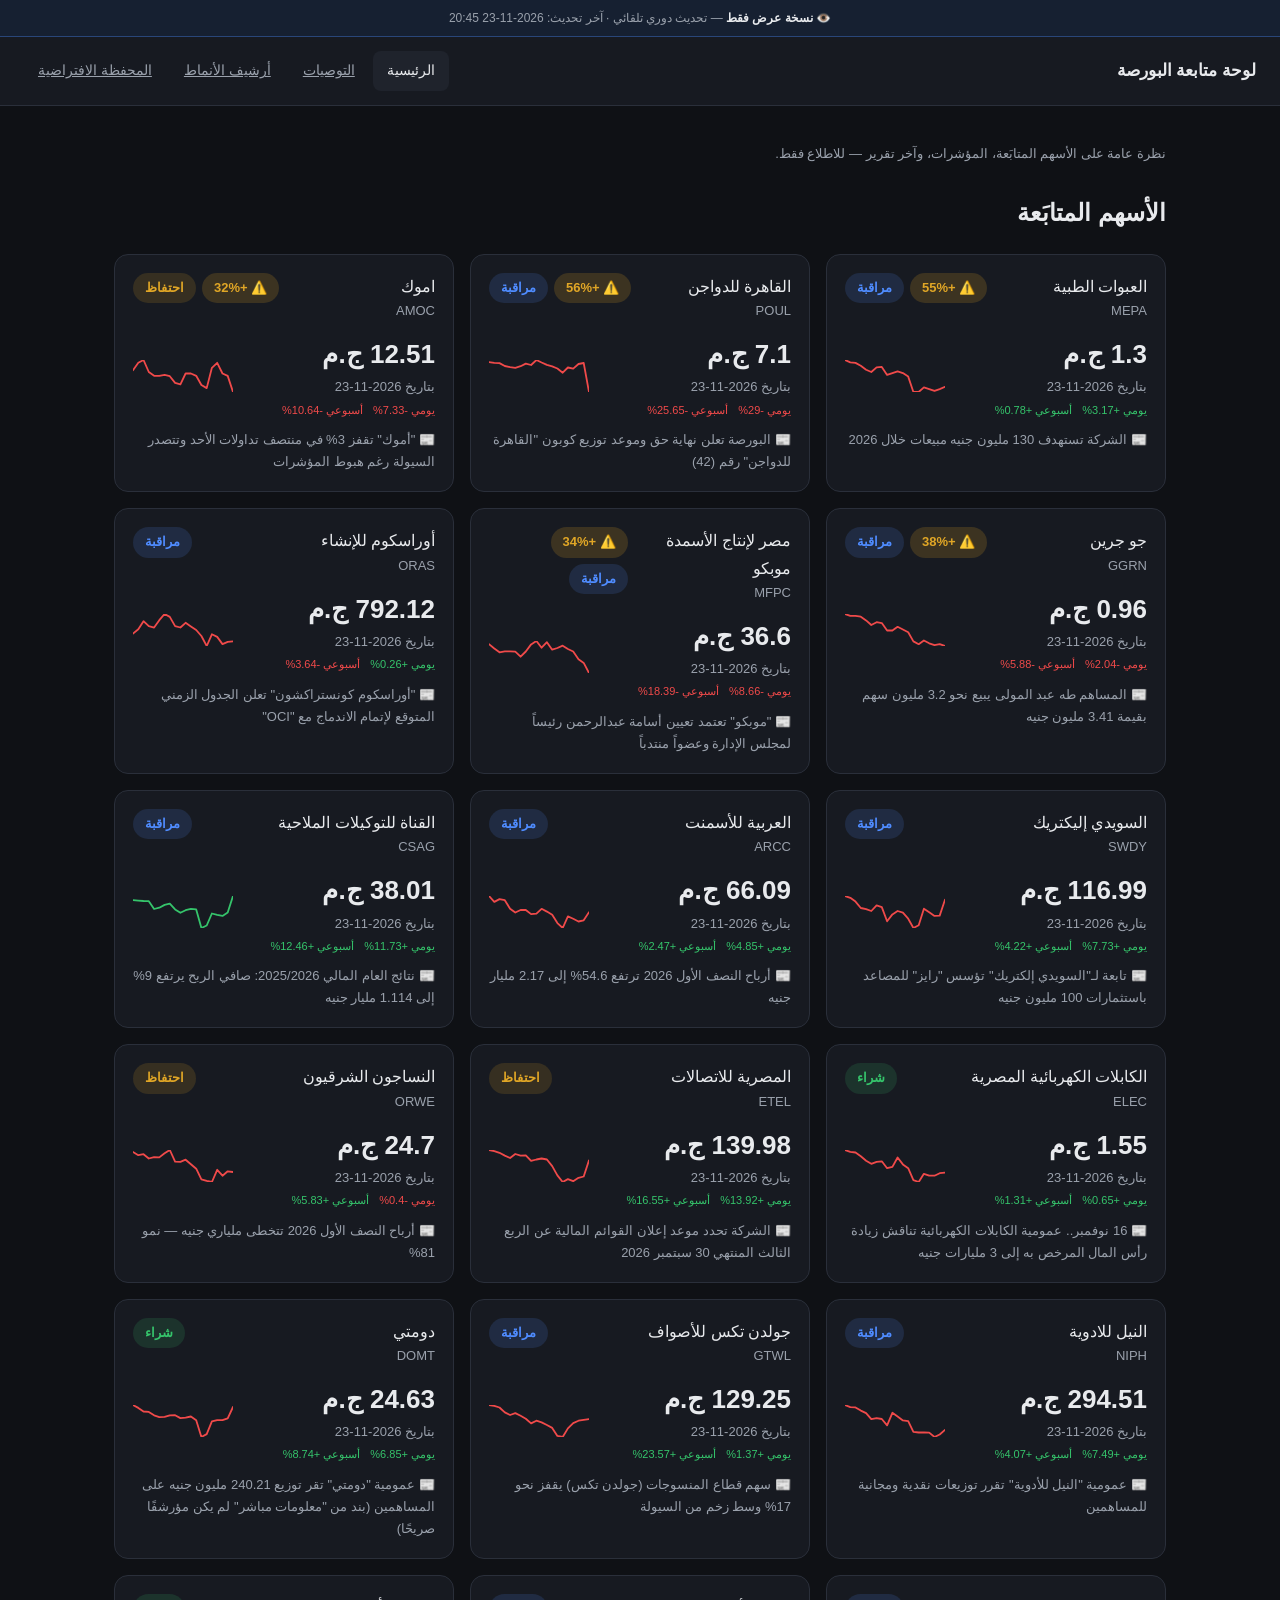
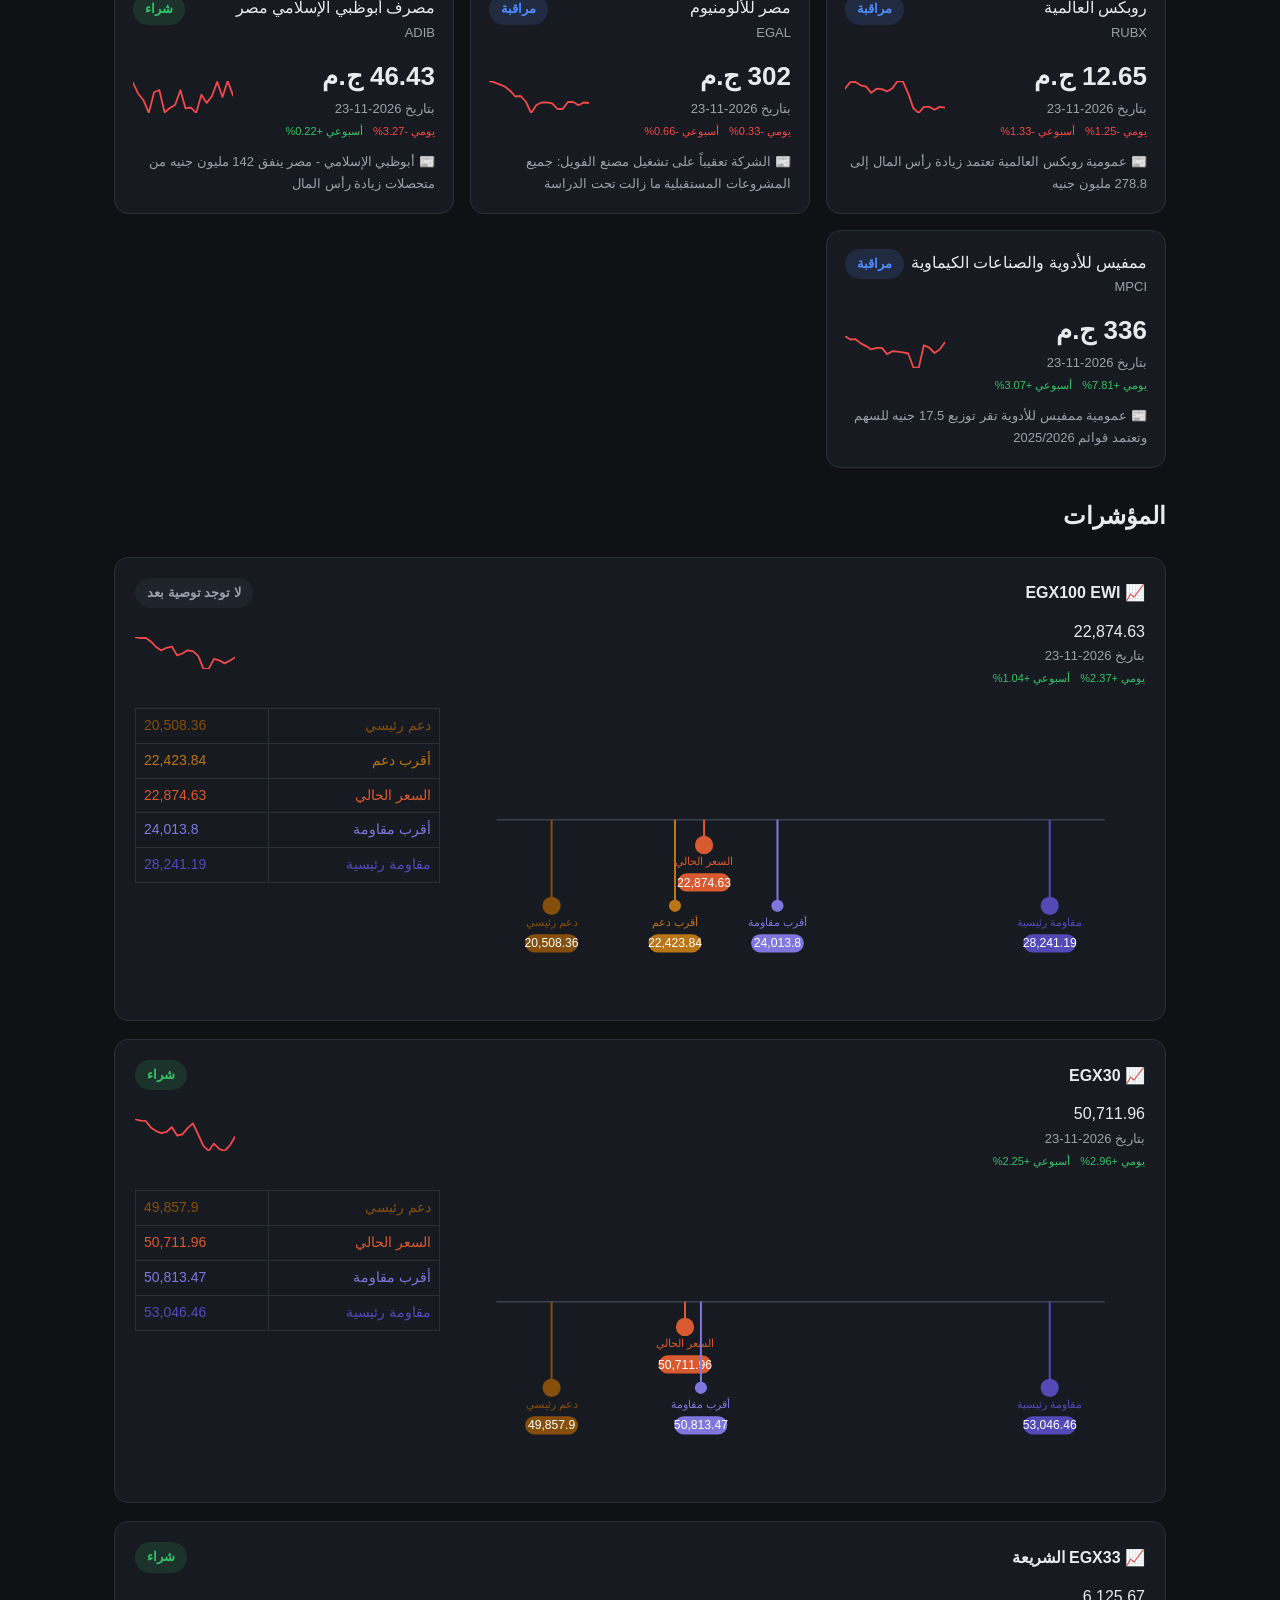
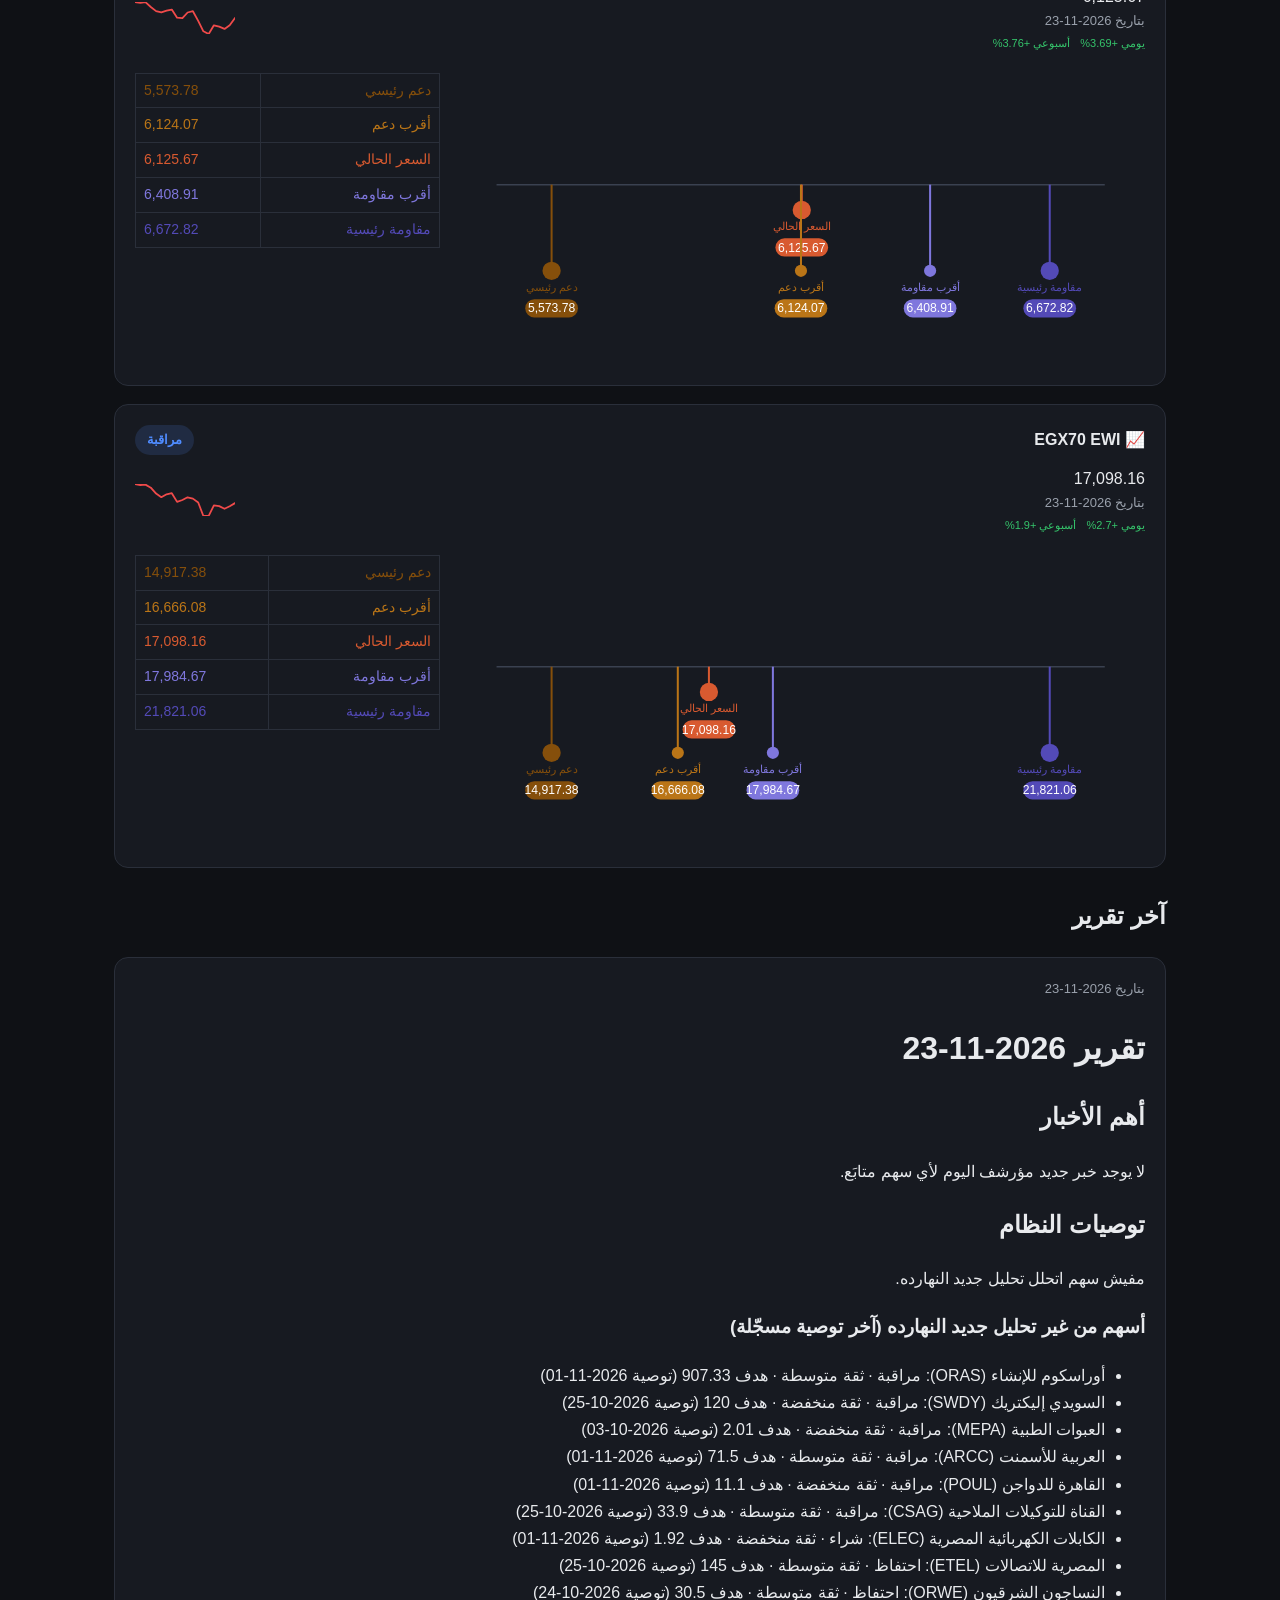
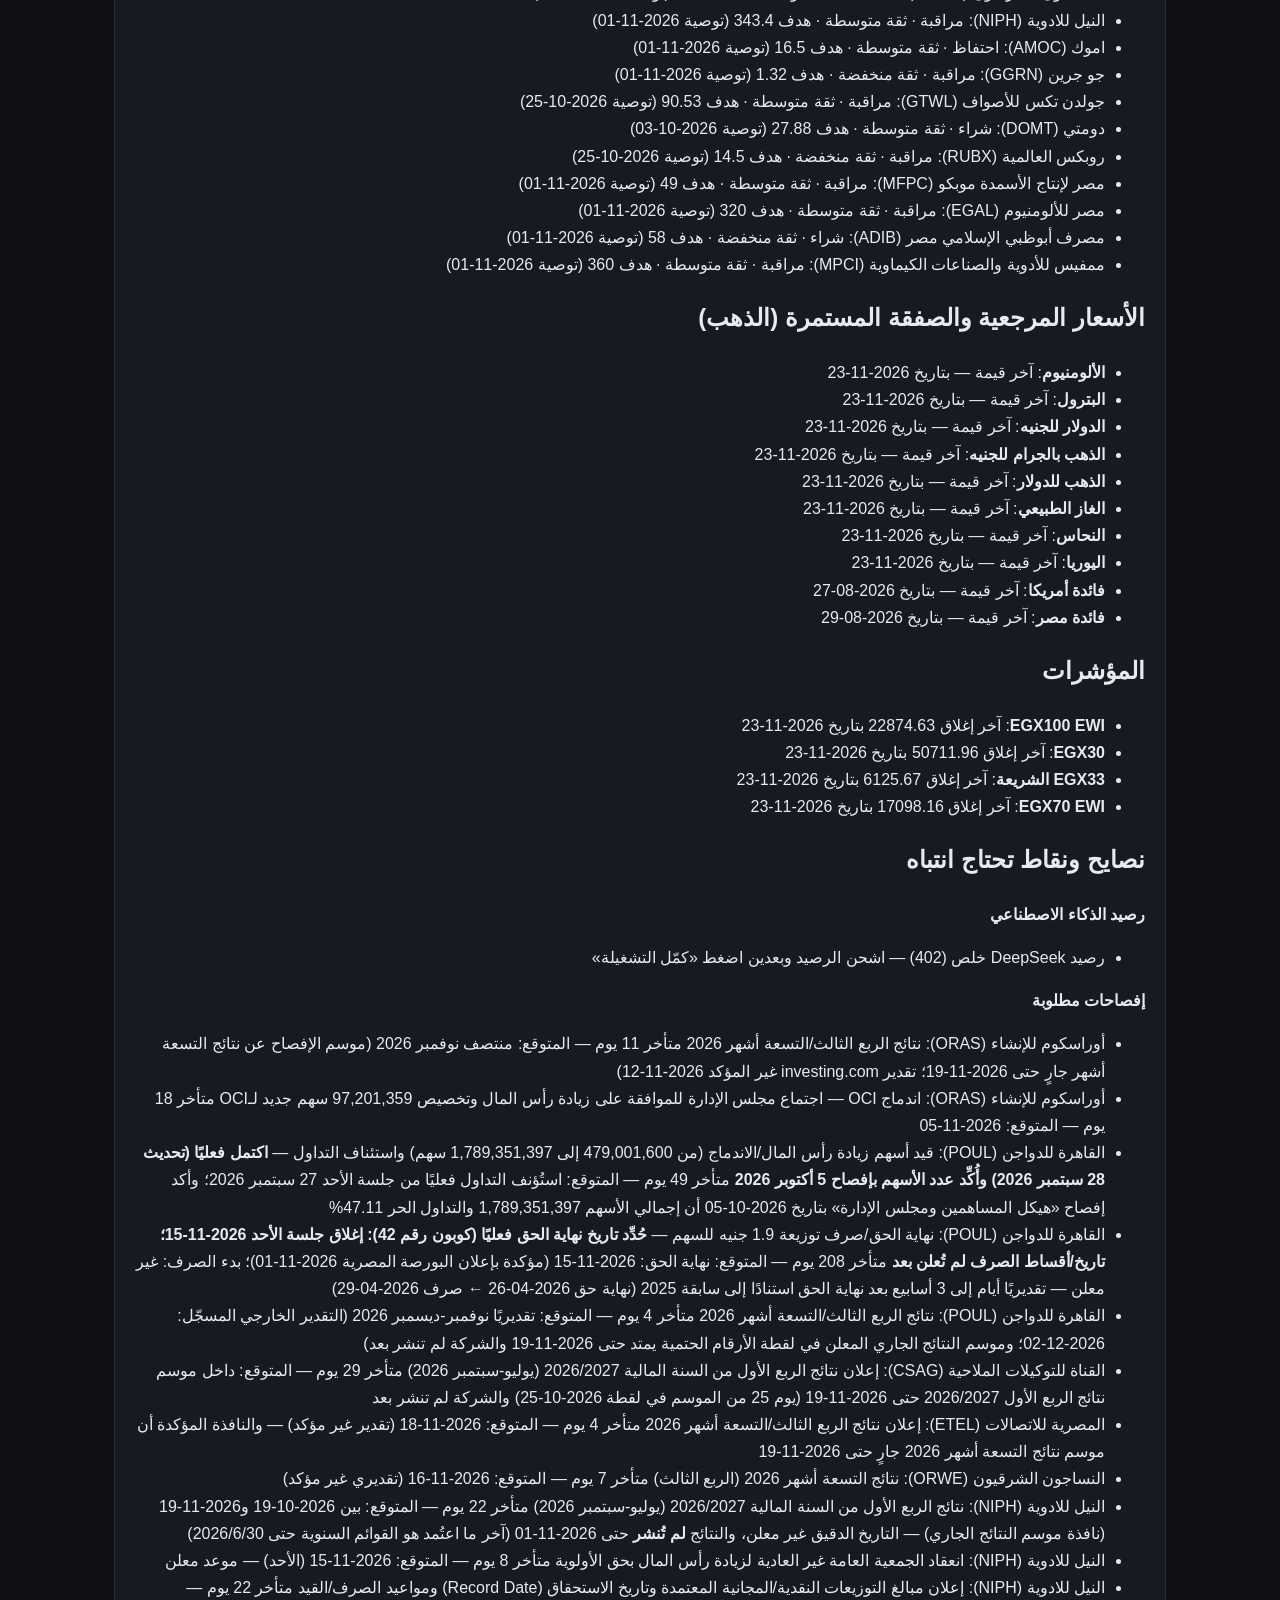
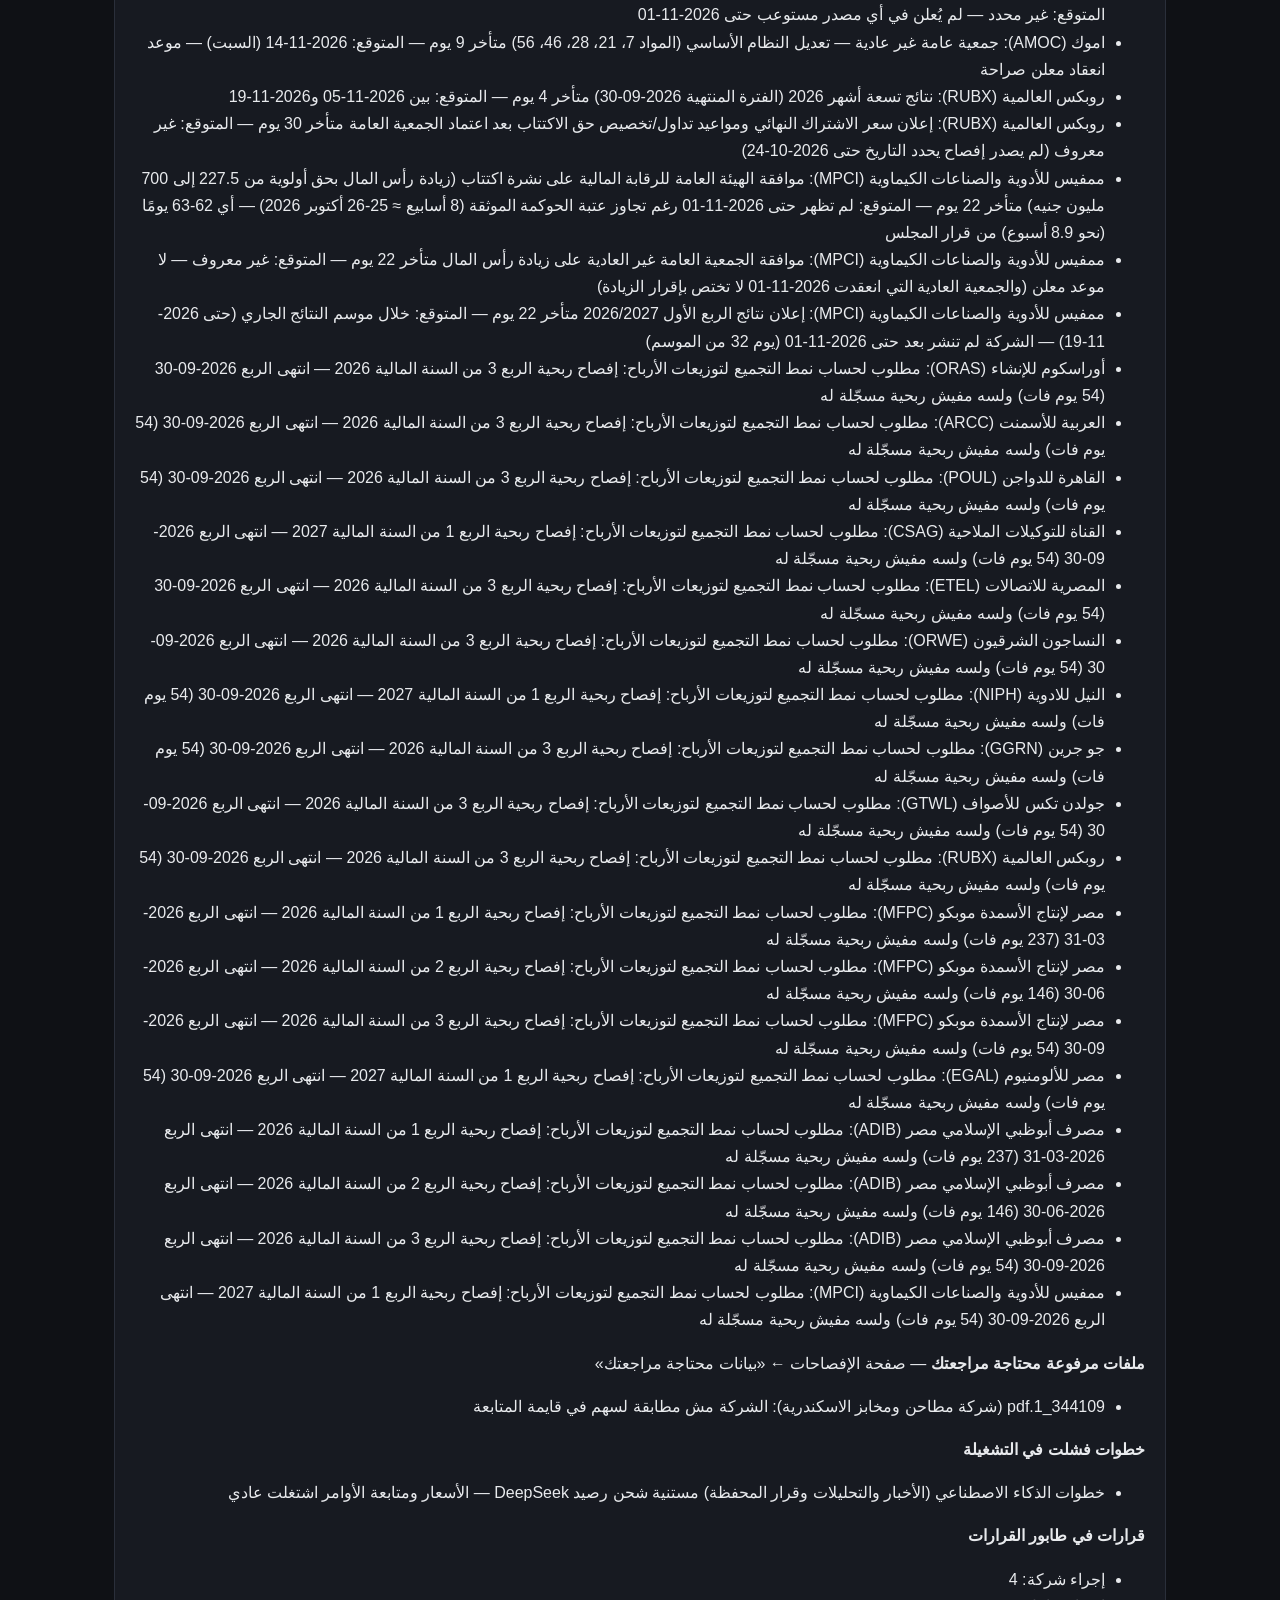
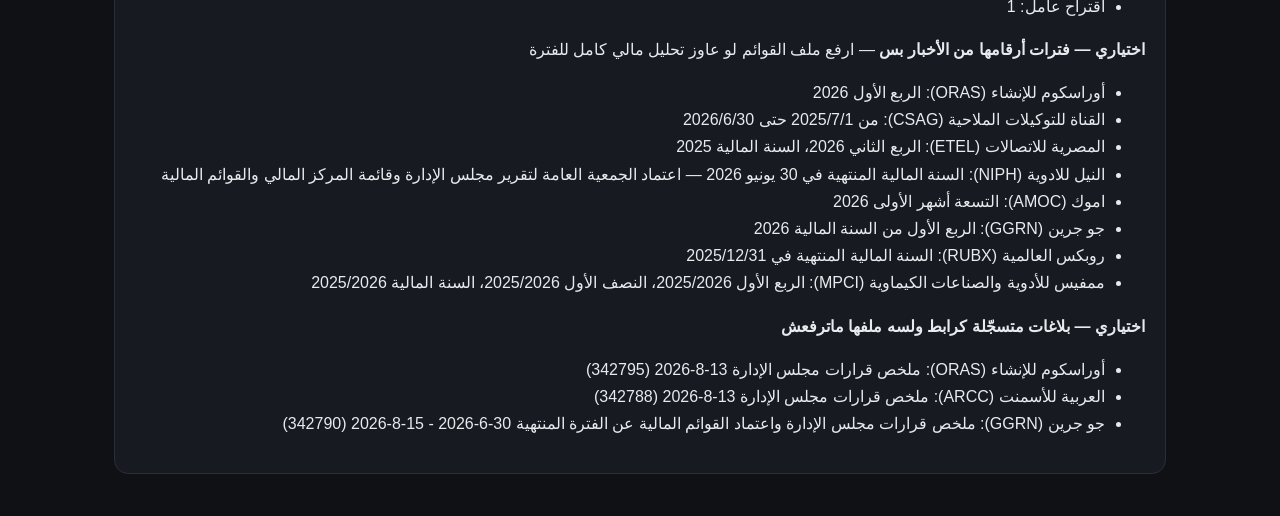
<file: index.html>
<!doctype html>
<html lang="ar" dir="rtl">
<head>
  <meta charset="utf-8" />
  <meta name="viewport" content="width=device-width, initial-scale=1" />
  <meta name="robots" content="noindex, nofollow" />
  <title>لوحة متابعة البورصة</title>
  <link rel="stylesheet" href="style.css?v=20261123204519" />
</head>
<body>
  <div class="view-only-banner">👁️ <strong>نسخة عرض فقط</strong> — تحديث دوري تلقائي · آخر تحديث: <span id="generated-at-label">...</span></div>
  <header class="topbar">
    <h1>لوحة متابعة البورصة</h1>
    <nav class="topnav">
      <a href="index.html" class="active">الرئيسية</a>
      <a href="recommendations.html">التوصيات</a>
      <a href="patterns.html">أرشيف الأنماط</a>
      <a href="portfolio.html">المحفظة الافتراضية</a>
    </nav>
  </header>
  <main>
    <p class="muted">نظرة عامة على الأسهم المتابَعة، المؤشرات، وآخر تقرير — للاطلاع فقط.</p>

    <h2 style="margin-top:28px;">الأسهم المتابَعة</h2>
    <div class="grid" id="stocks-grid"></div>

    <h2 style="margin-top:28px;">المؤشرات</h2>
    <div id="indices-section"></div>

    <h2 style="margin-top:28px;">آخر تقرير</h2>
    <div id="latest-report" class="card"></div>
  </main>
  <script src="app.js?v=20261123204519"></script>
</body>
</html>
</file>
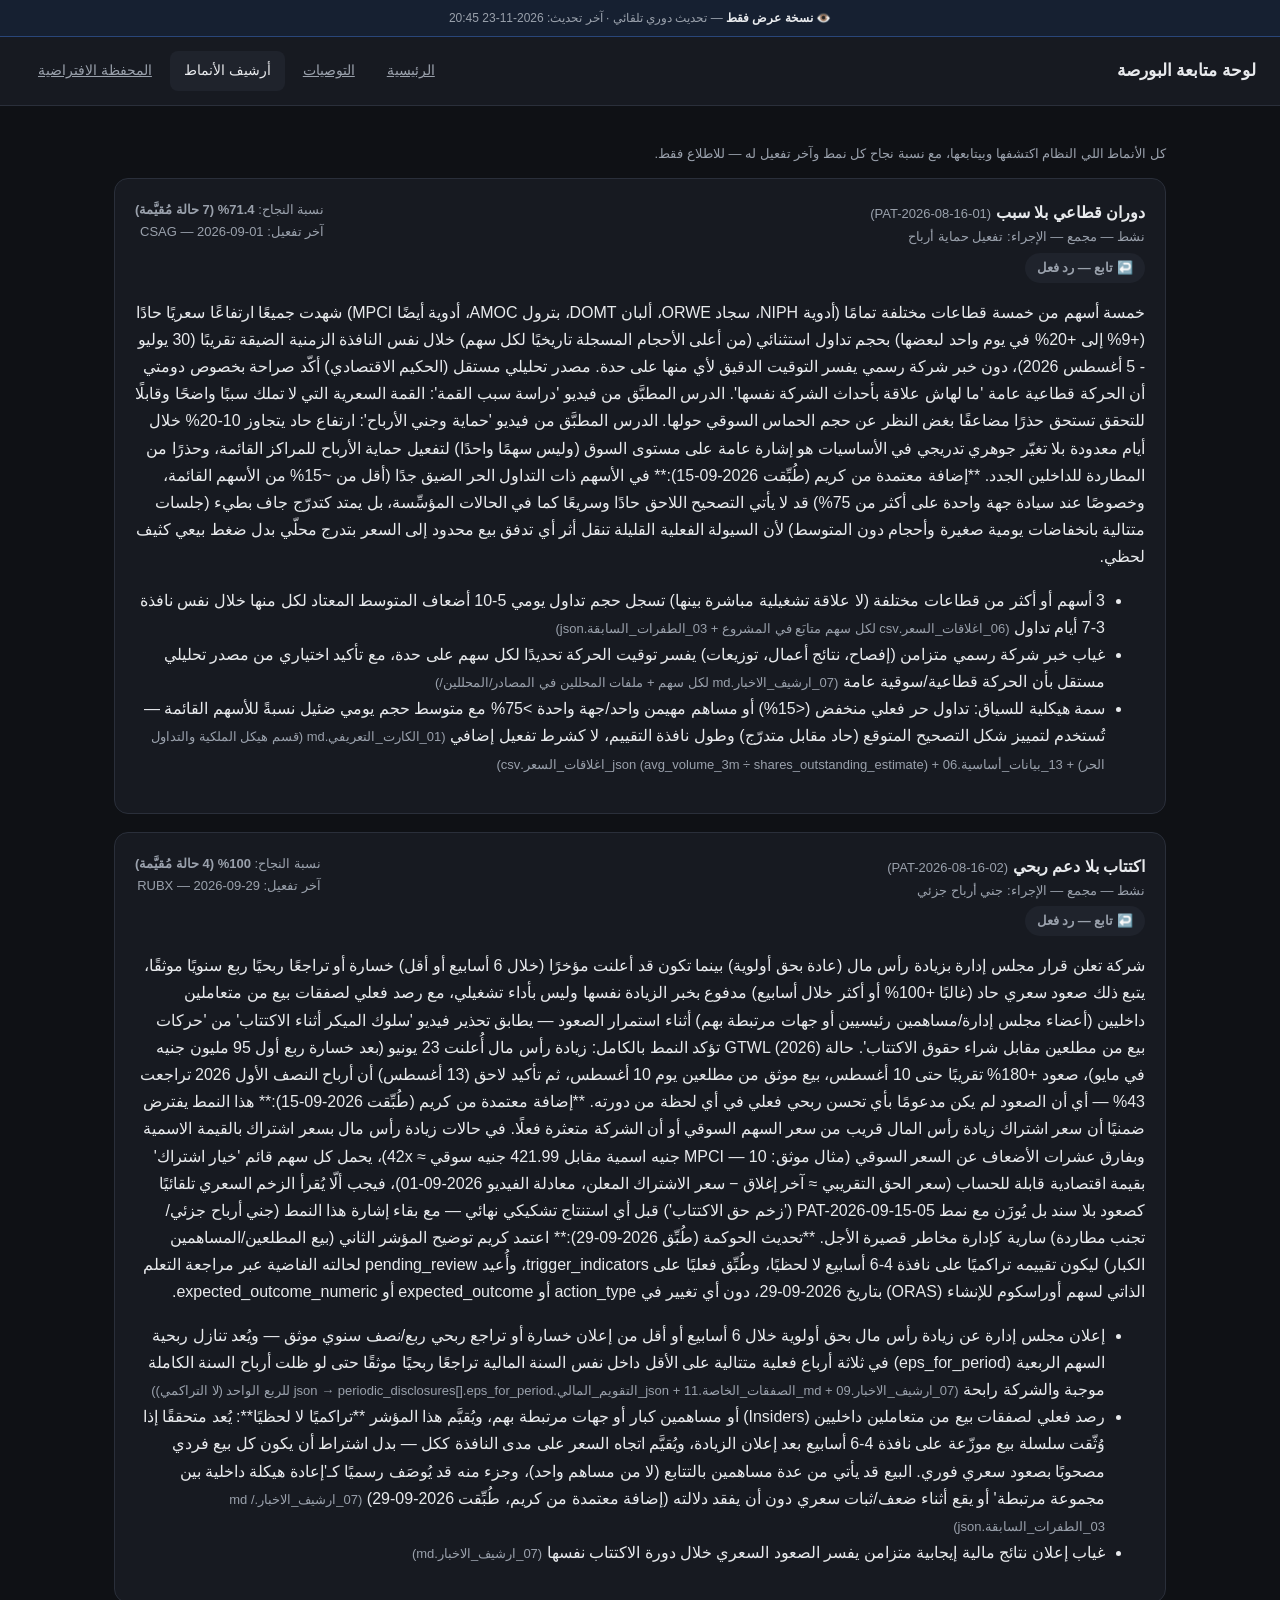
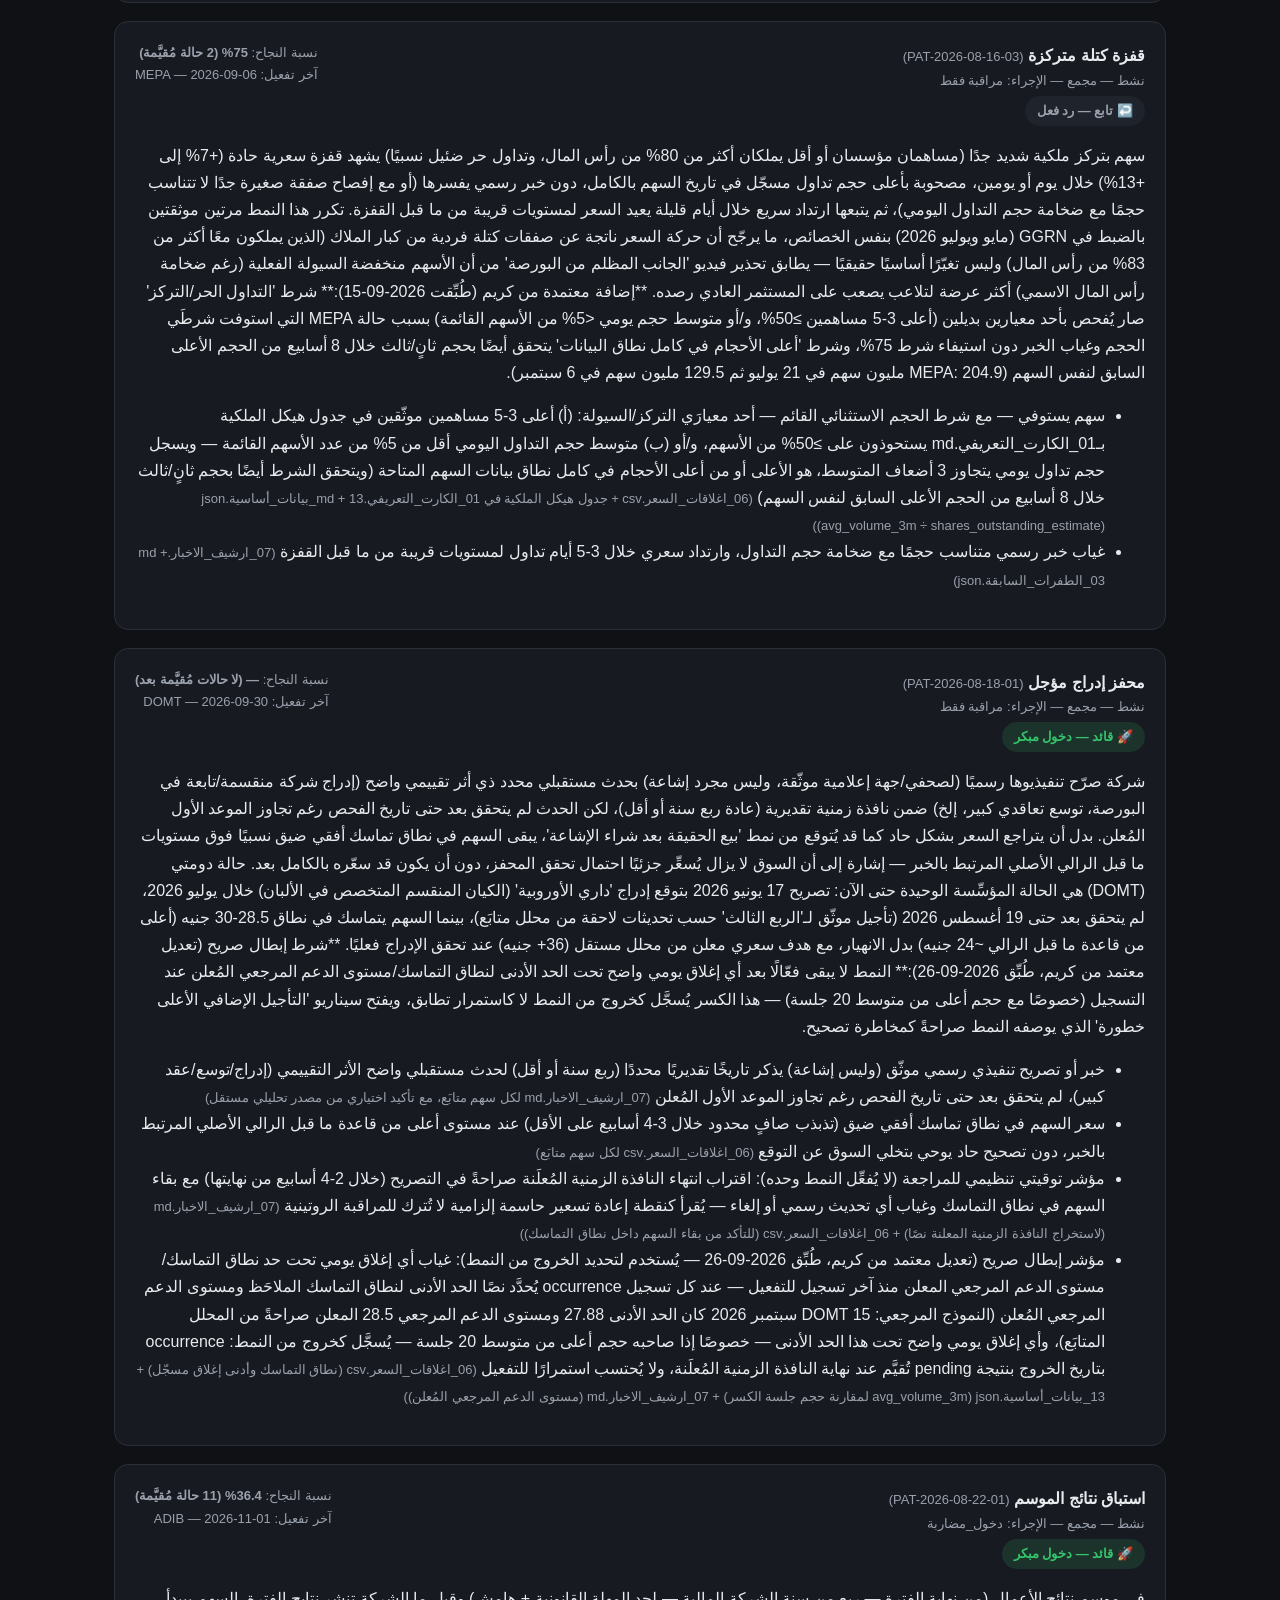
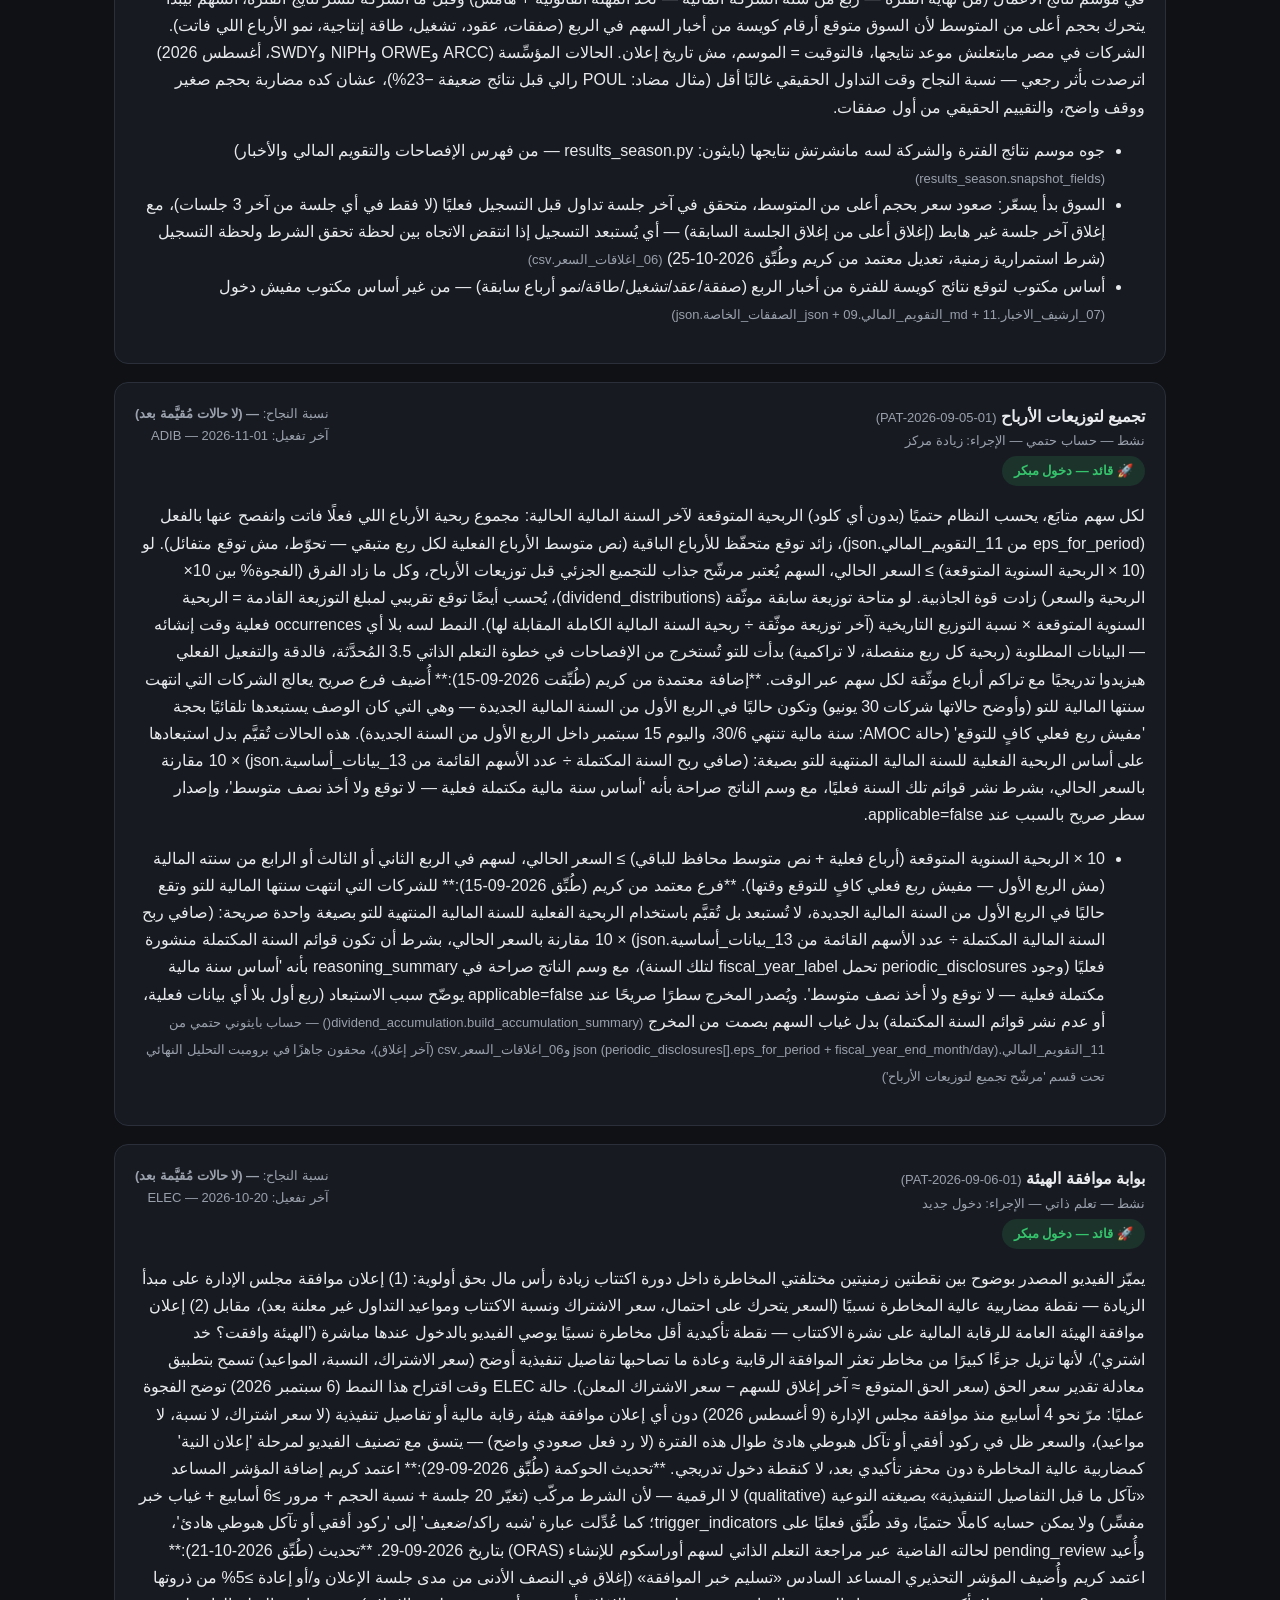
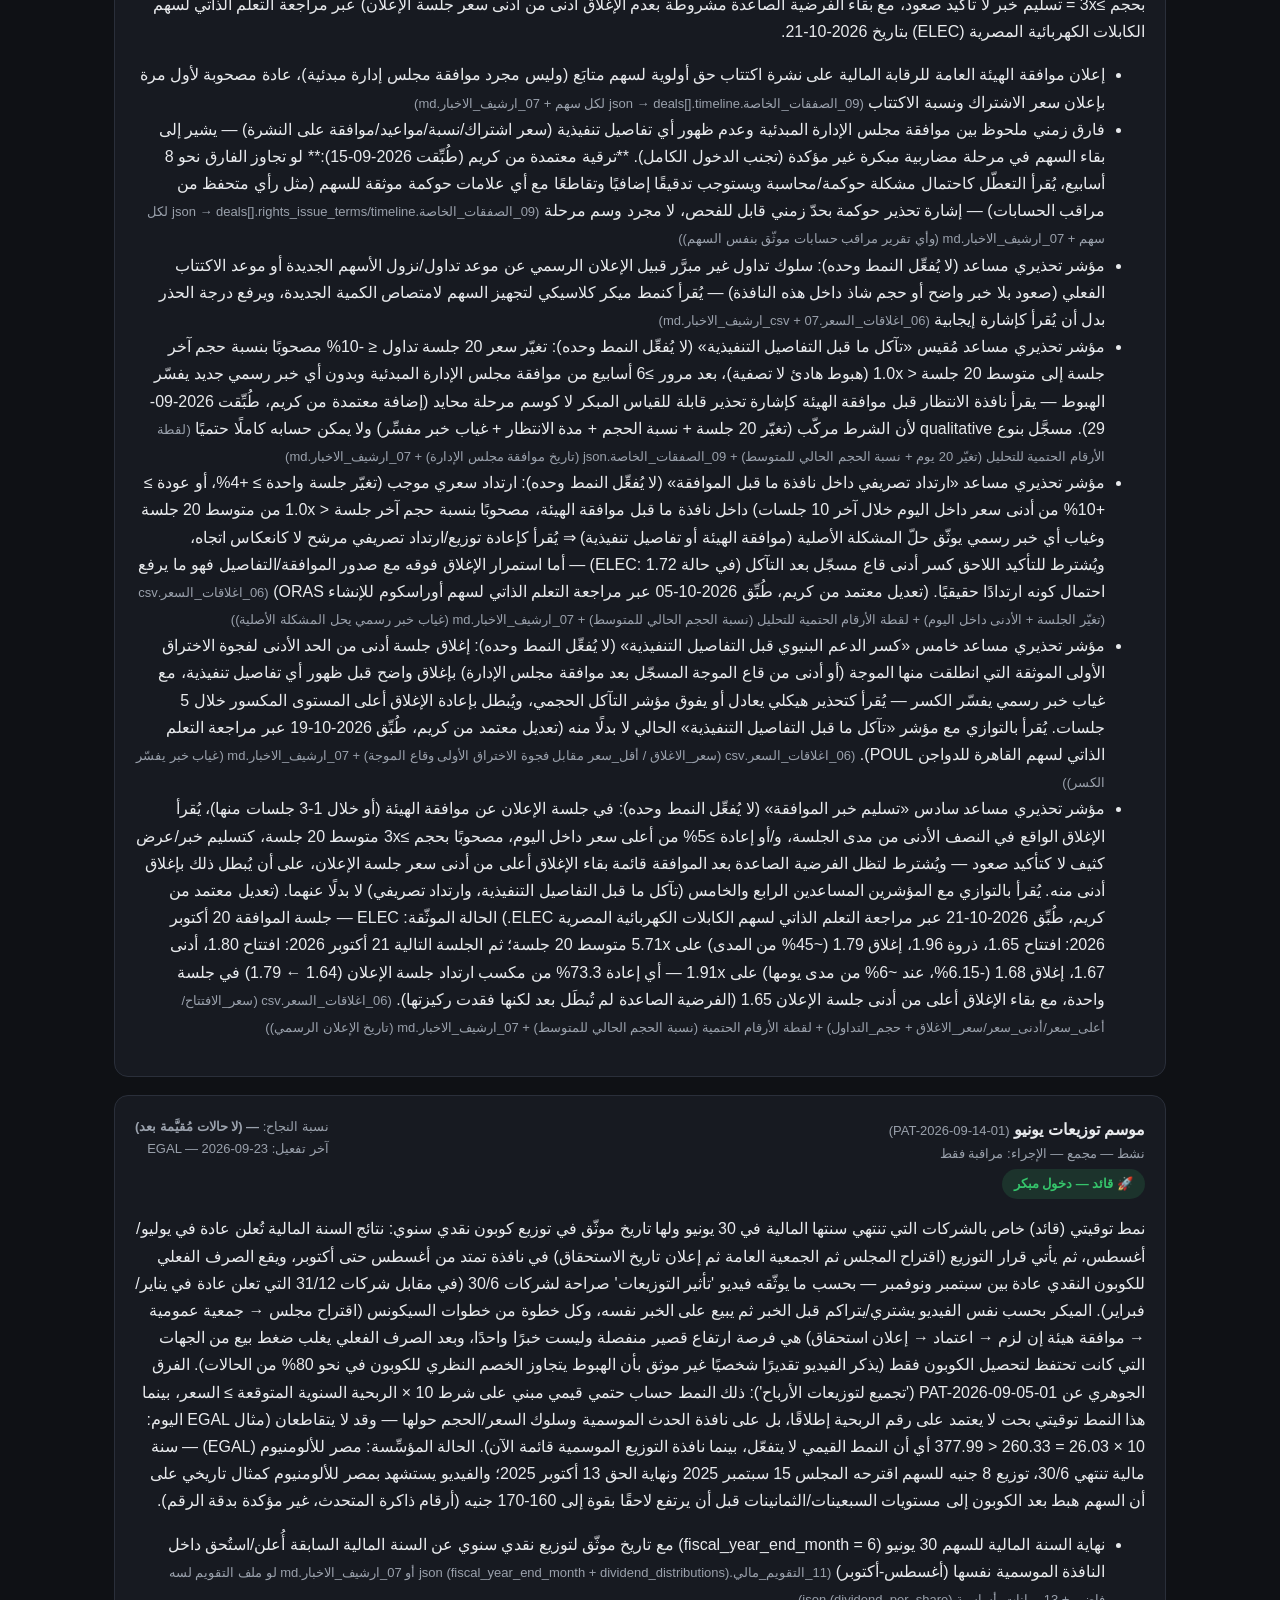
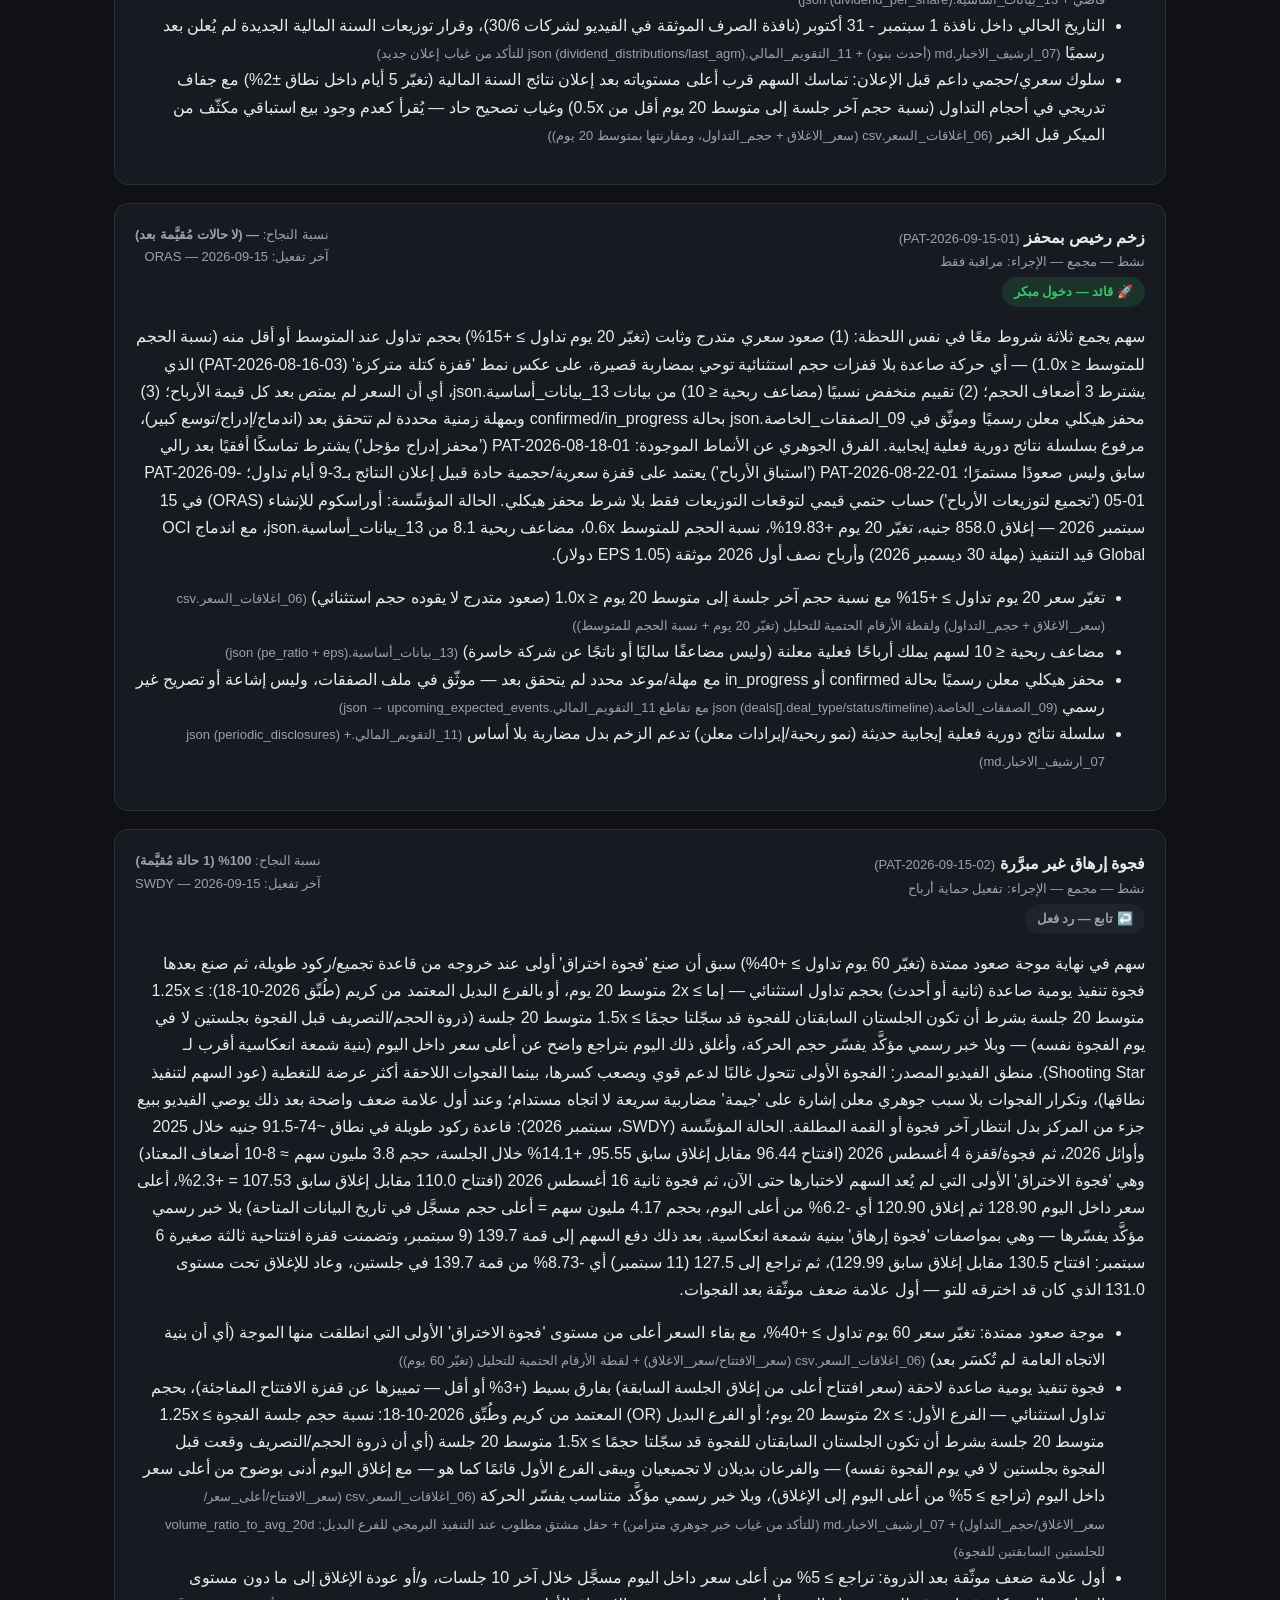
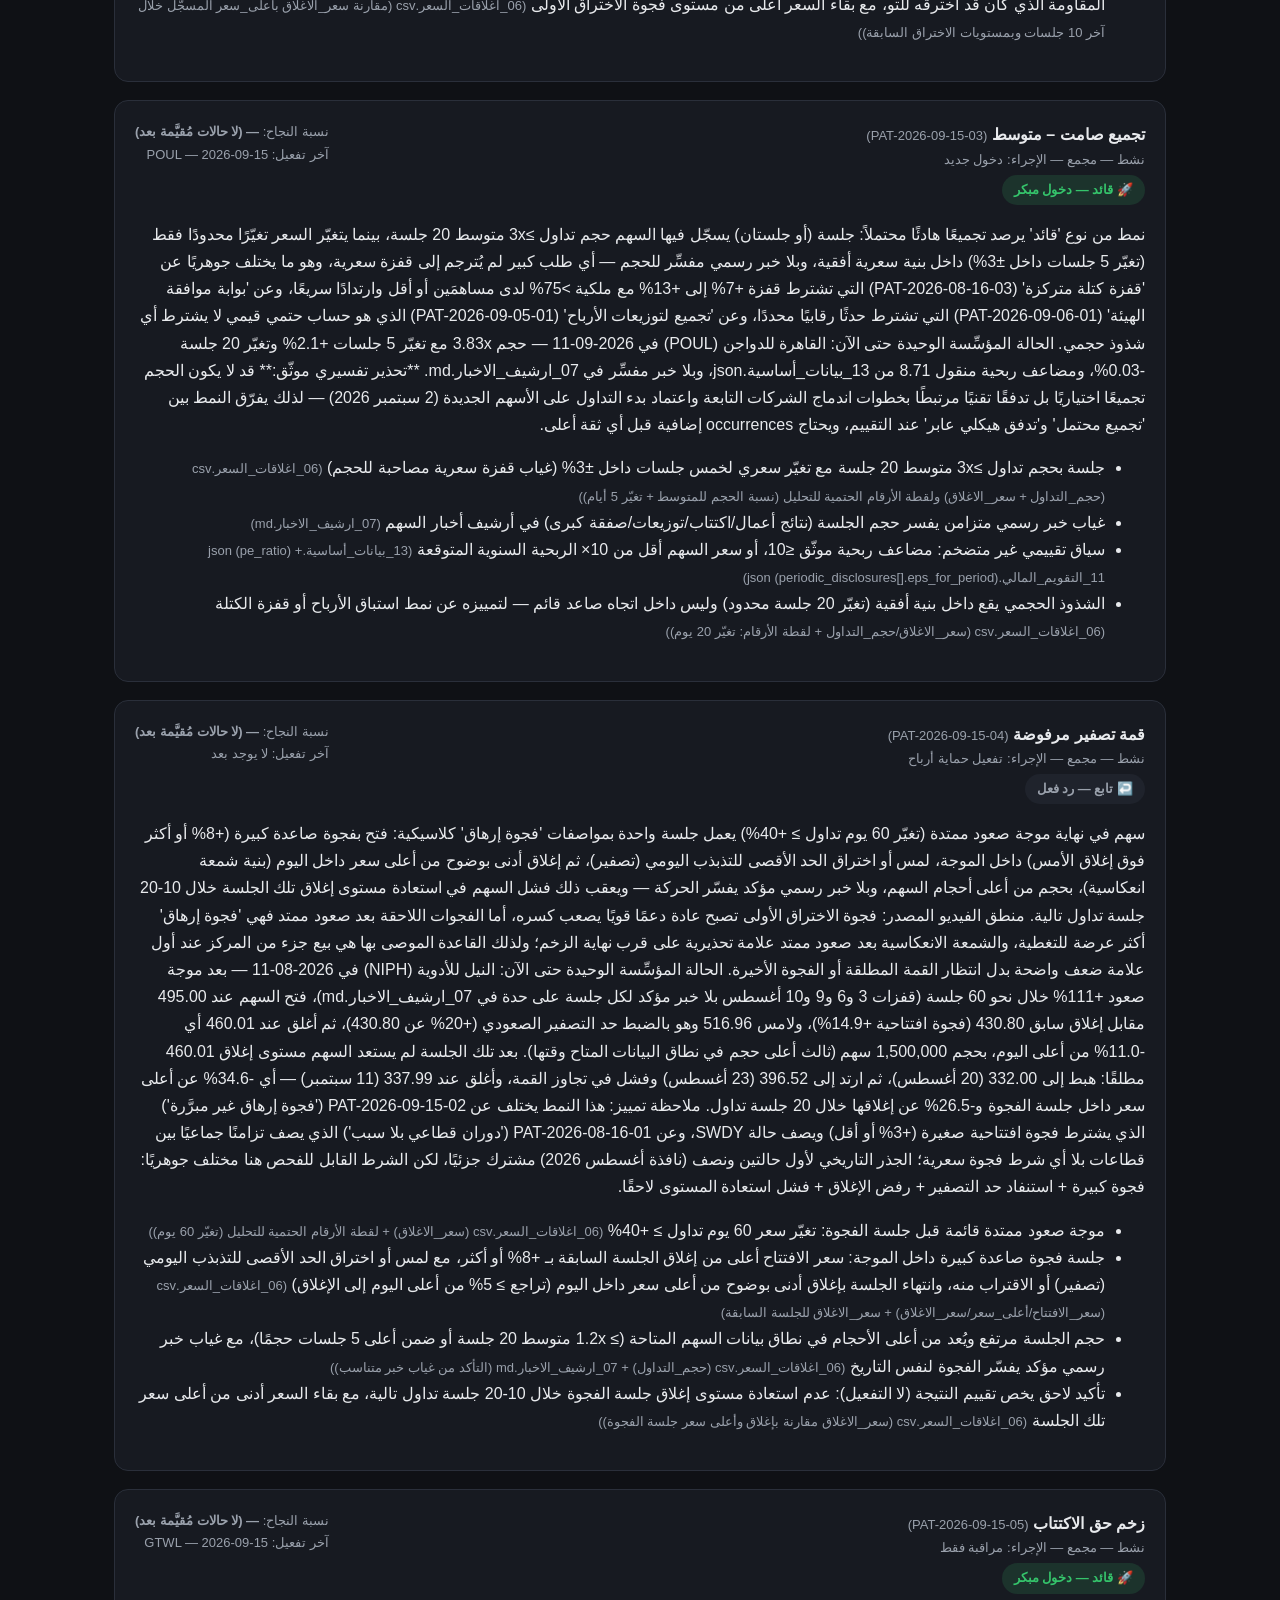
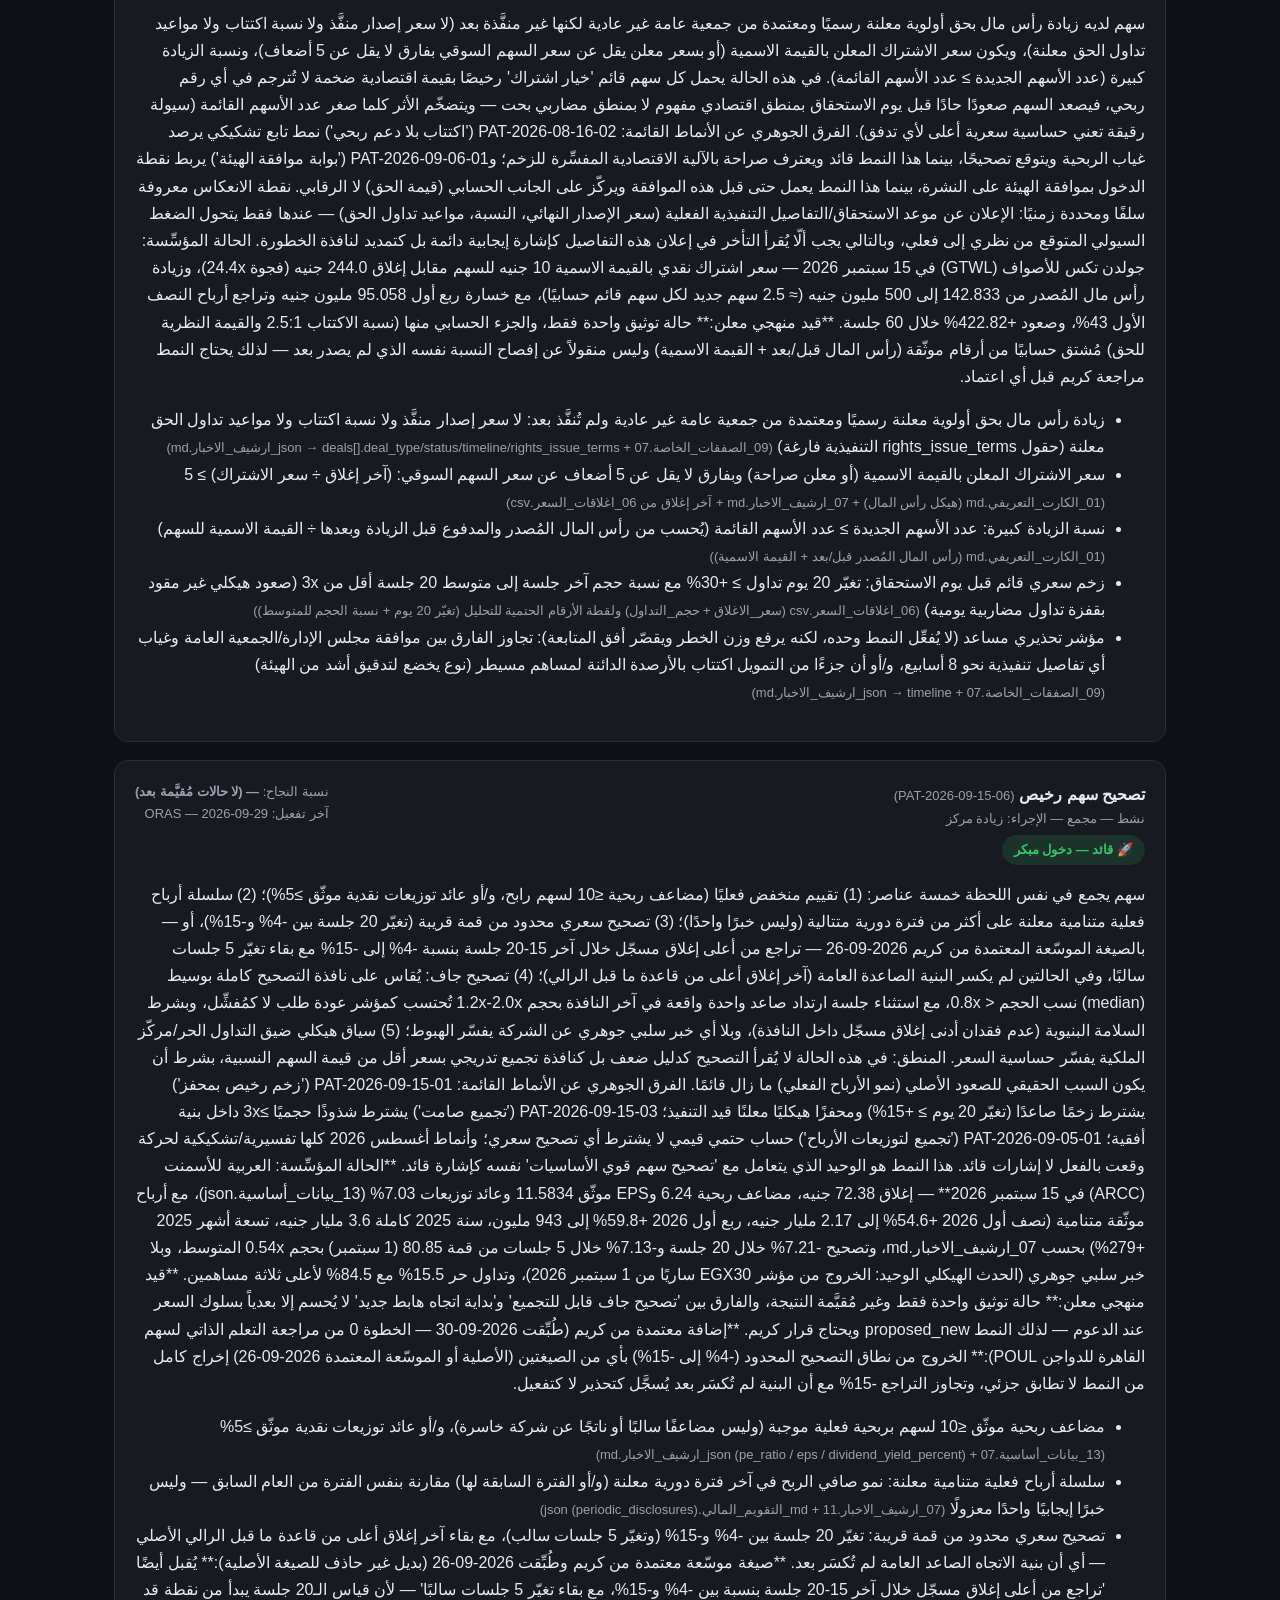
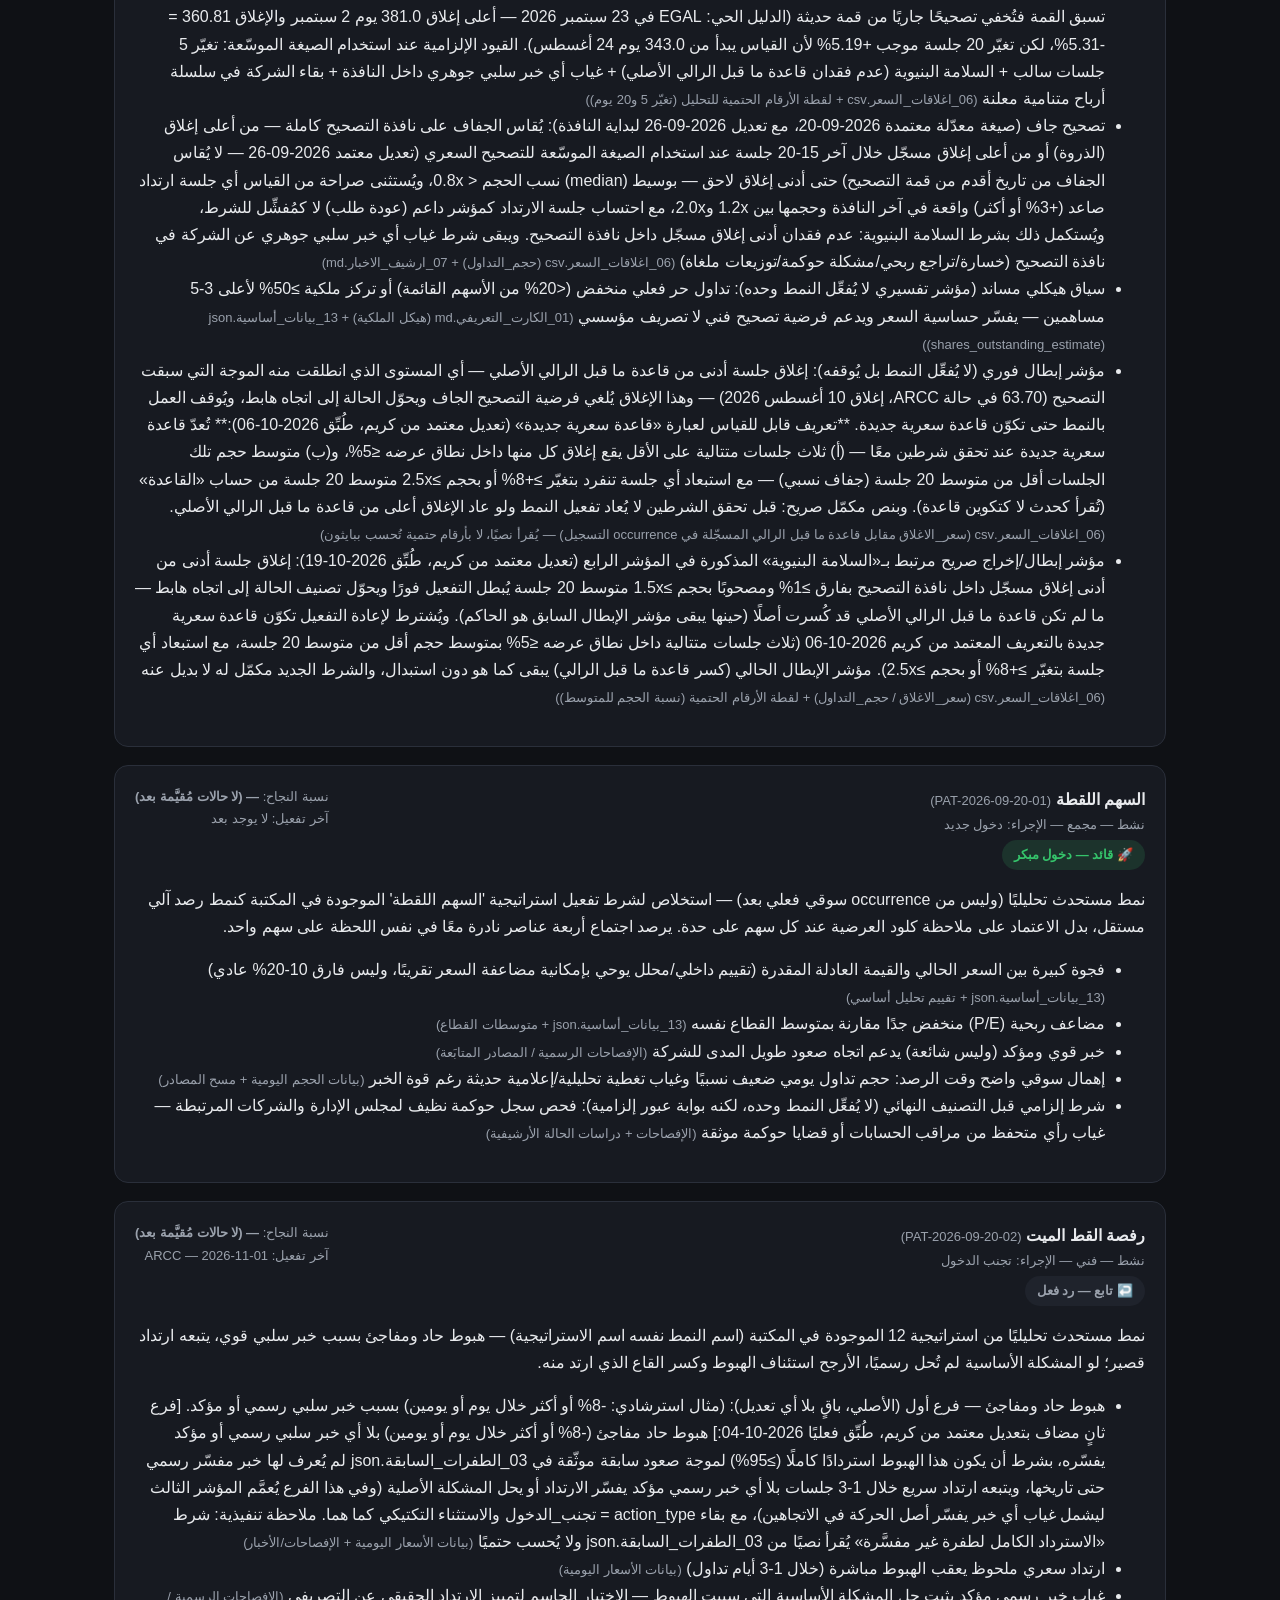
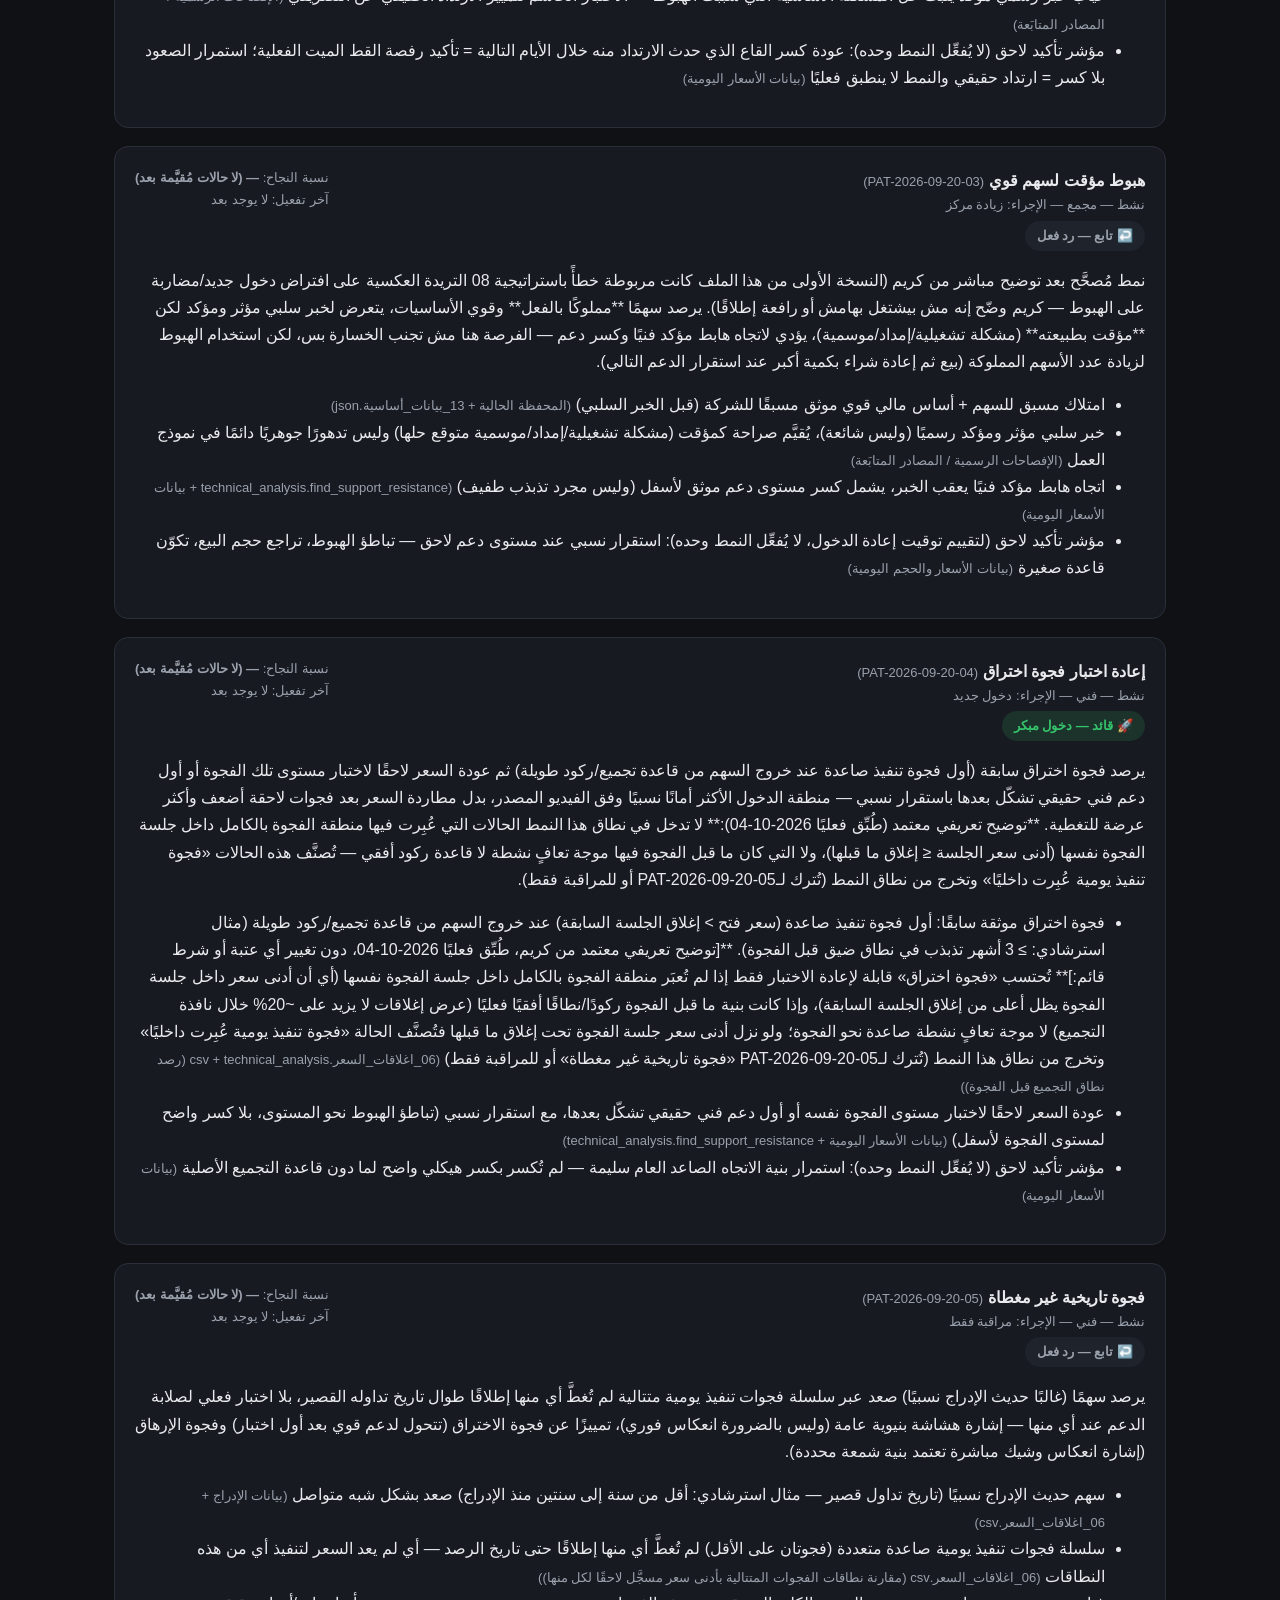
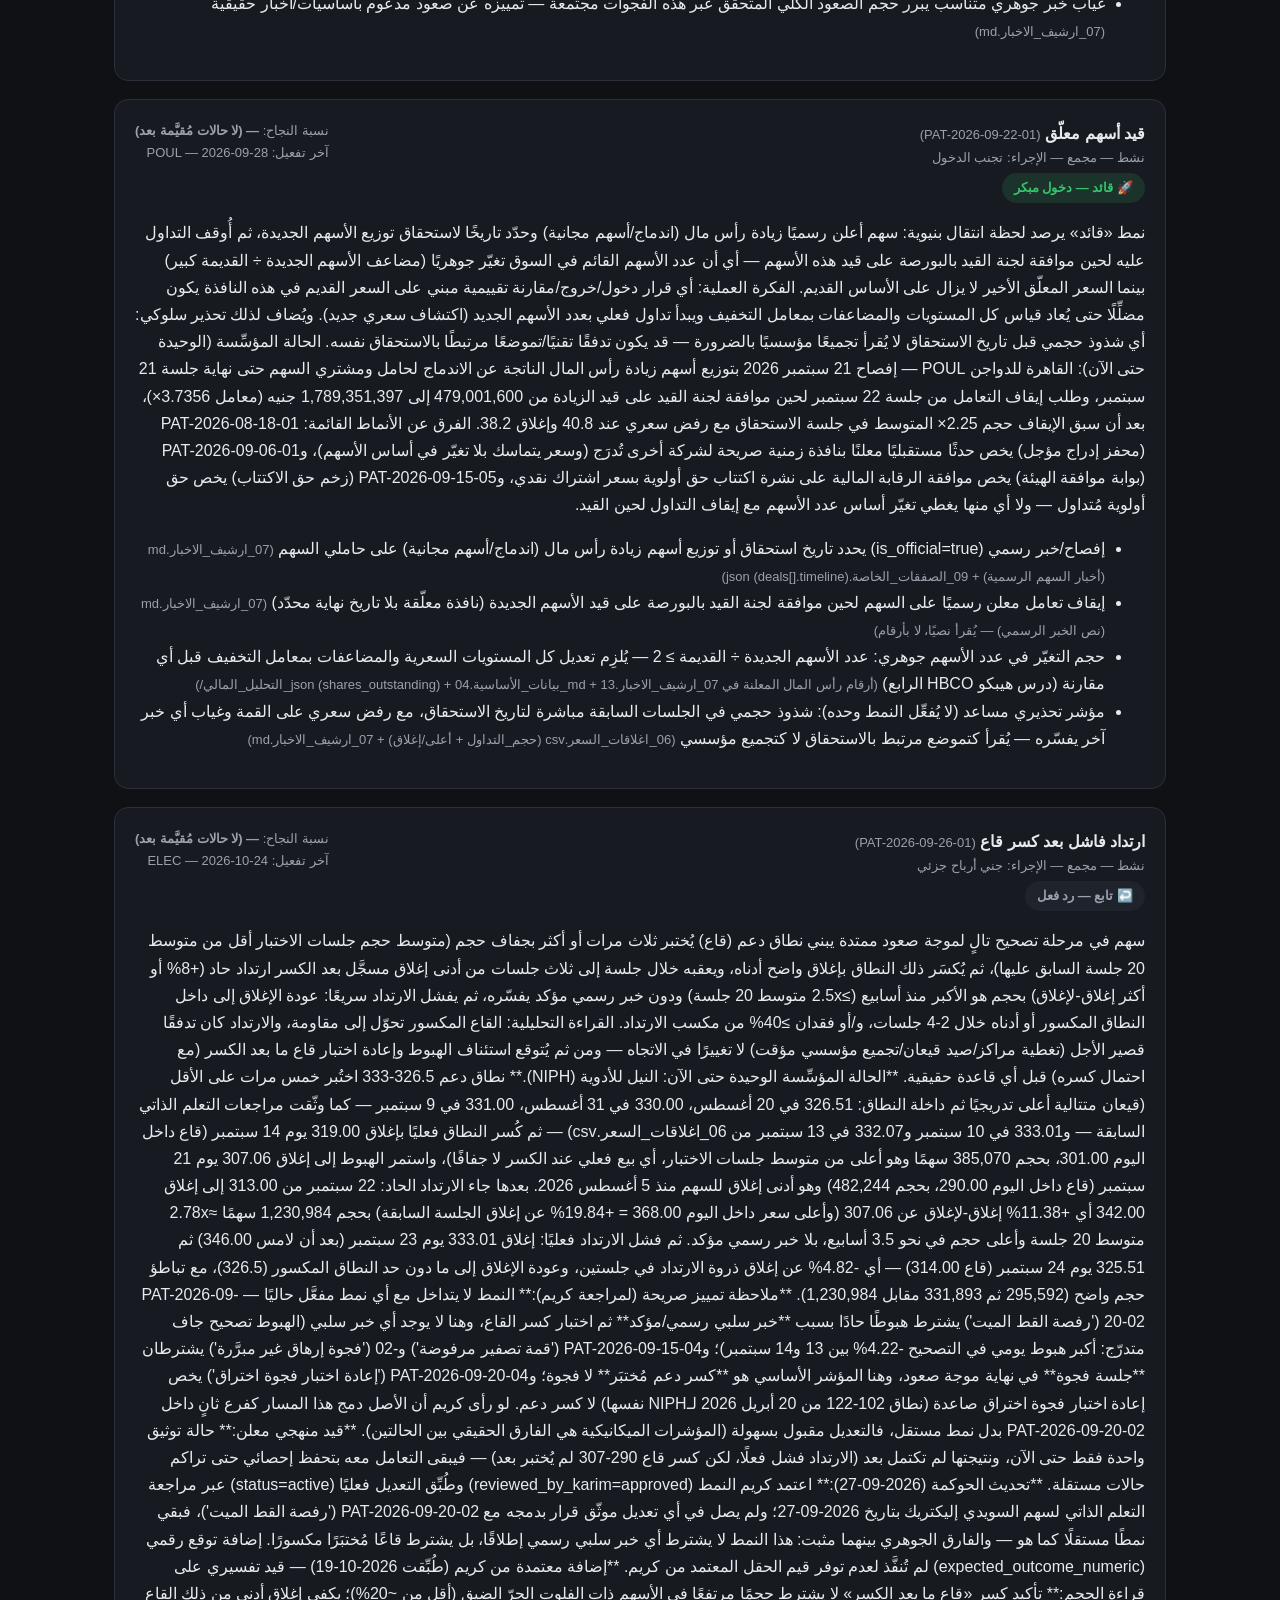
<file: patterns.html>
<!doctype html>
<html lang="ar" dir="rtl">
<head>
  <meta charset="utf-8" />
  <meta name="viewport" content="width=device-width, initial-scale=1" />
  <meta name="robots" content="noindex, nofollow" />
  <title>أرشيف الأنماط — لوحة متابعة البورصة</title>
  <link rel="stylesheet" href="style.css?v=20261123204519" />
</head>
<body>
  <div class="view-only-banner">👁️ <strong>نسخة عرض فقط</strong> — تحديث دوري تلقائي · آخر تحديث: <span id="generated-at-label">...</span></div>
  <header class="topbar">
    <h1>لوحة متابعة البورصة</h1>
    <nav class="topnav">
      <a href="index.html">الرئيسية</a>
      <a href="recommendations.html">التوصيات</a>
      <a href="patterns.html" class="active">أرشيف الأنماط</a>
      <a href="portfolio.html">المحفظة الافتراضية</a>
    </nav>
  </header>
  <main>
    <p class="muted">كل الأنماط اللي النظام اكتشفها وبيتابعها، مع نسبة نجاح كل نمط وآخر تفعيل له — للاطلاع فقط.</p>
    <div id="patterns-container"></div>
  </main>
  <script src="app.js?v=20261123204519"></script>
</body>
</html>
</file>
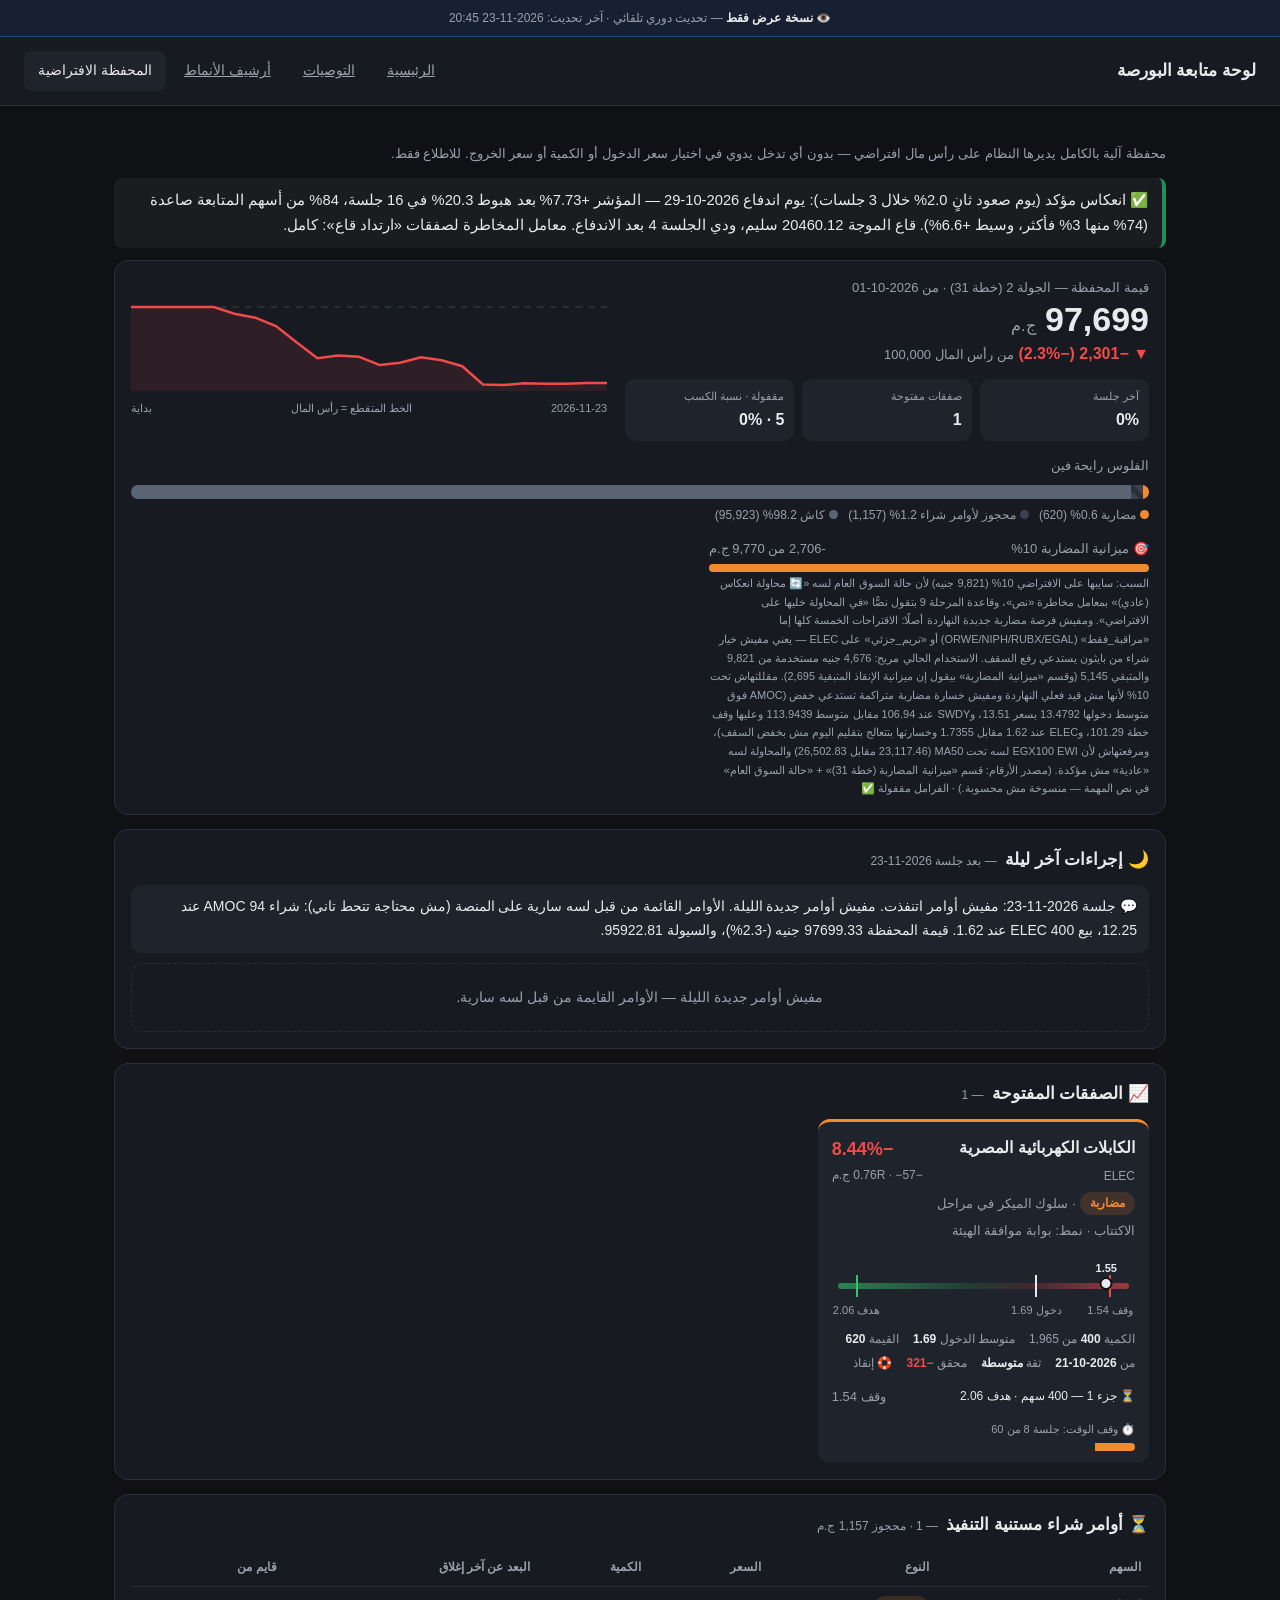
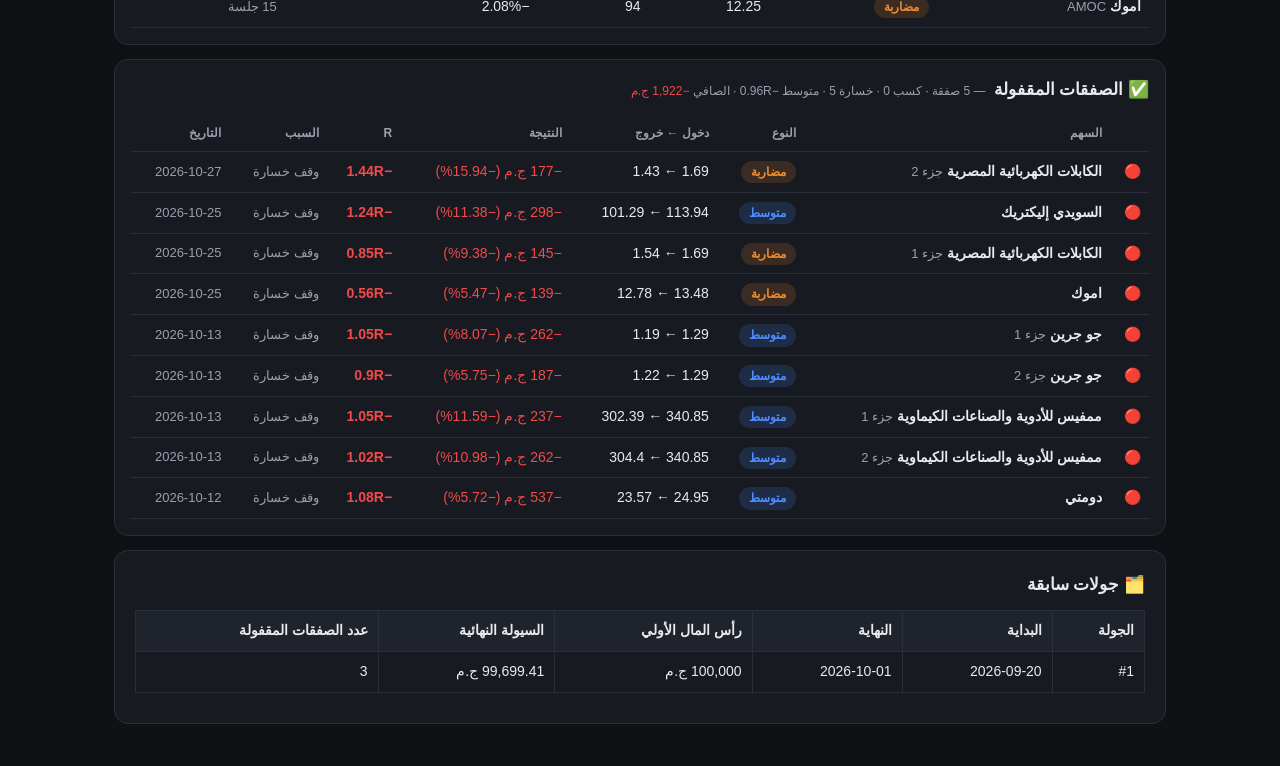
<file: portfolio.html>
<!doctype html>
<html lang="ar" dir="rtl">
<head>
  <meta charset="utf-8" />
  <meta name="viewport" content="width=device-width, initial-scale=1" />
  <meta name="robots" content="noindex, nofollow" />
  <title>المحفظة الافتراضية — لوحة متابعة البورصة</title>
  <link rel="stylesheet" href="style.css?v=20261123204519" />
  <link rel="stylesheet" href="portfolio_view.css?v=20261123204519" />
</head>
<body>
  <div class="view-only-banner">👁️ <strong>نسخة عرض فقط</strong> — تحديث دوري تلقائي · آخر تحديث: <span id="generated-at-label">...</span></div>
  <header class="topbar">
    <h1>لوحة متابعة البورصة</h1>
    <nav class="topnav">
      <a href="index.html">الرئيسية</a>
      <a href="recommendations.html">التوصيات</a>
      <a href="patterns.html">أرشيف الأنماط</a>
      <a href="portfolio.html" class="active">المحفظة الافتراضية</a>
    </nav>
  </header>
  <main>
    <p class="muted">محفظة آلية بالكامل يديرها النظام على رأس مال افتراضي — بدون أي تدخل يدوي في اختيار سعر الدخول أو الكمية أو سعر الخروج. للاطلاع فقط.</p>
    <div id="portfolio-container"></div>
  </main>
  <script src="portfolio_view.js?v=20261123204519"></script>
  <script src="app.js?v=20261123204519"></script>
</body>
</html>
</file>
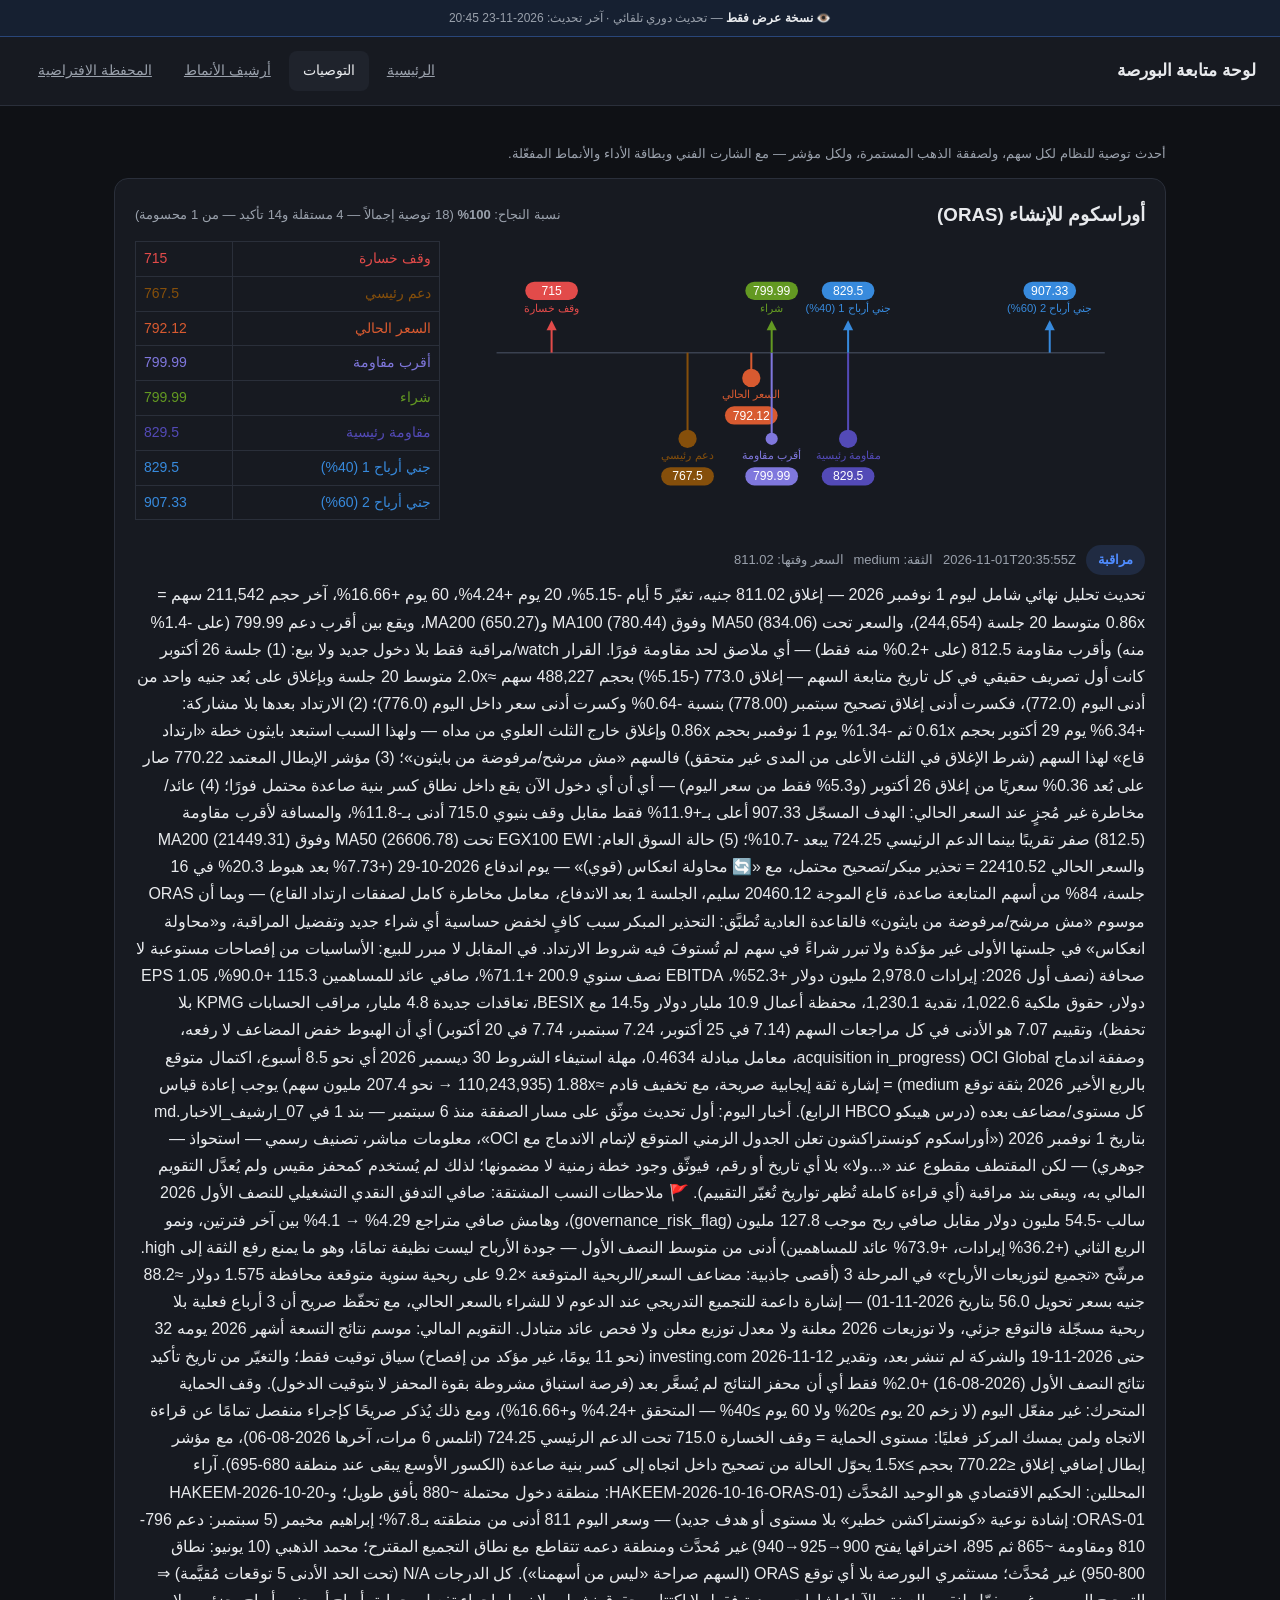
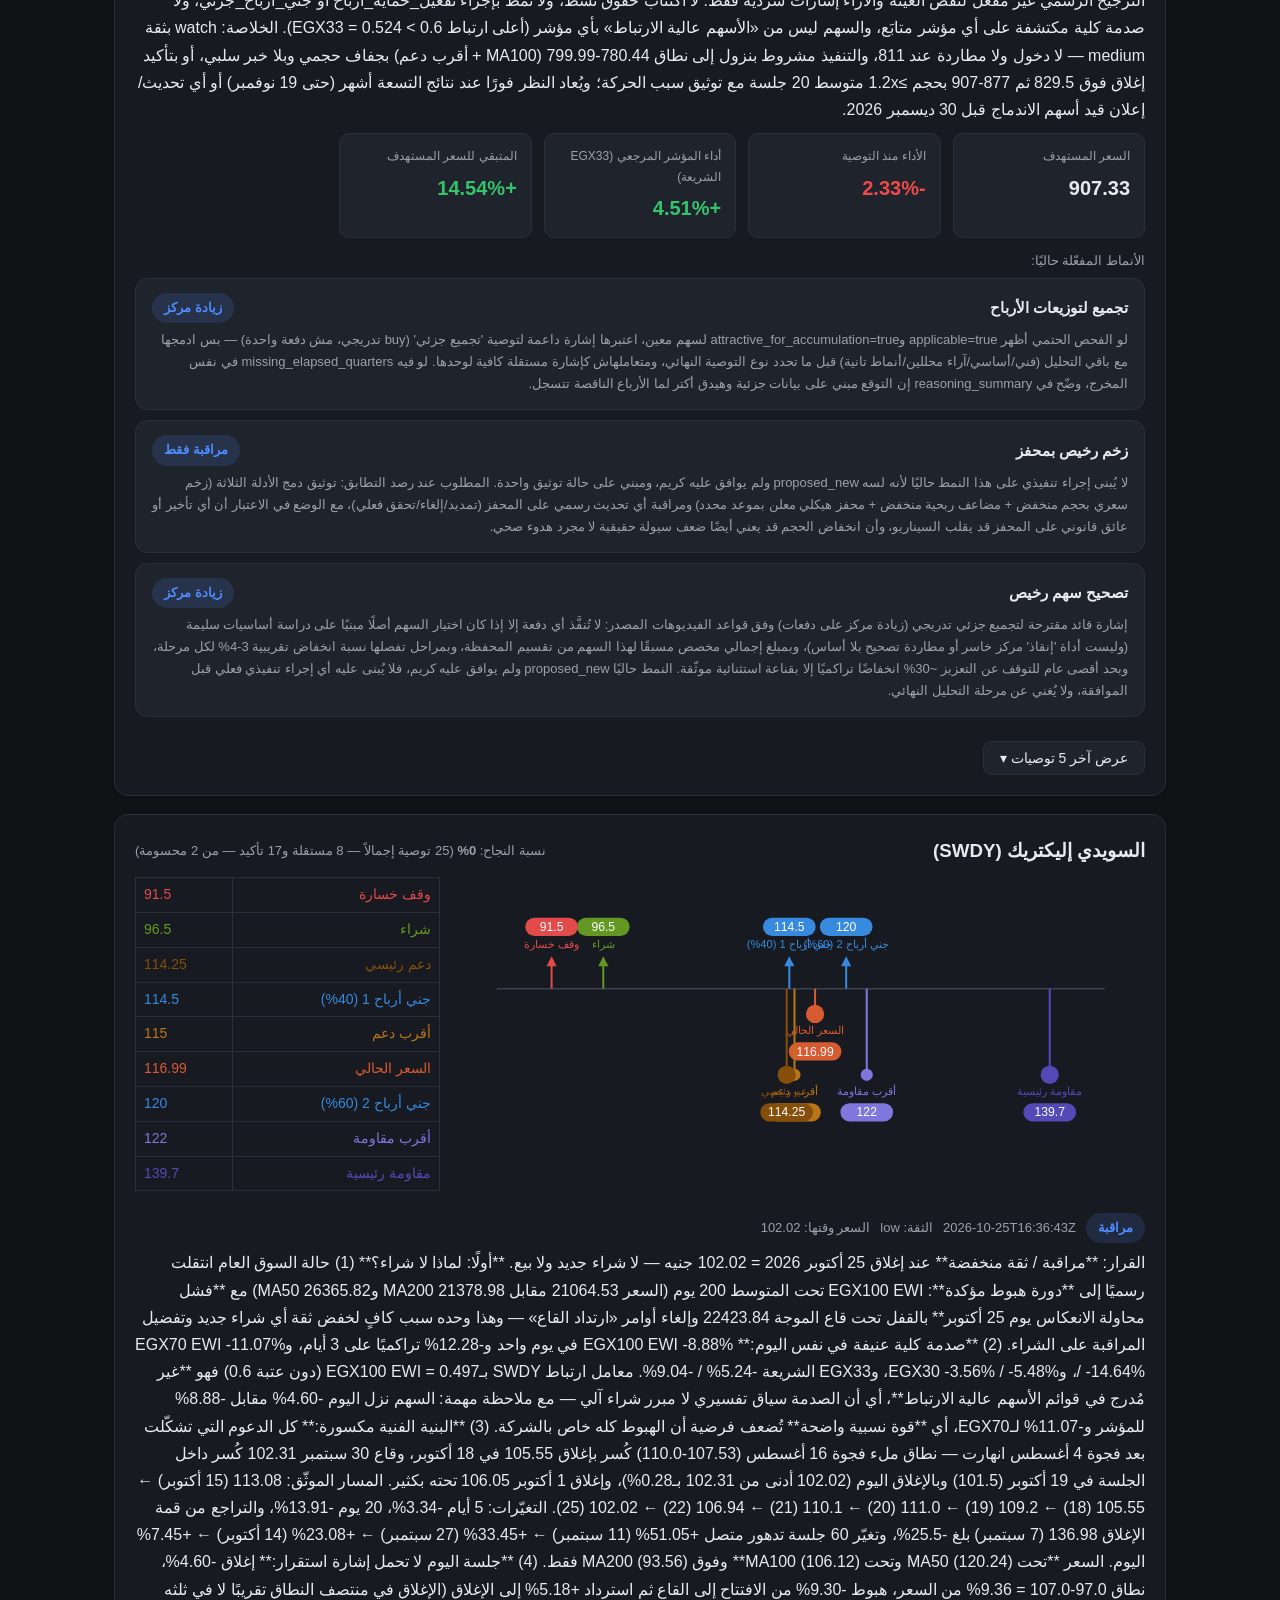
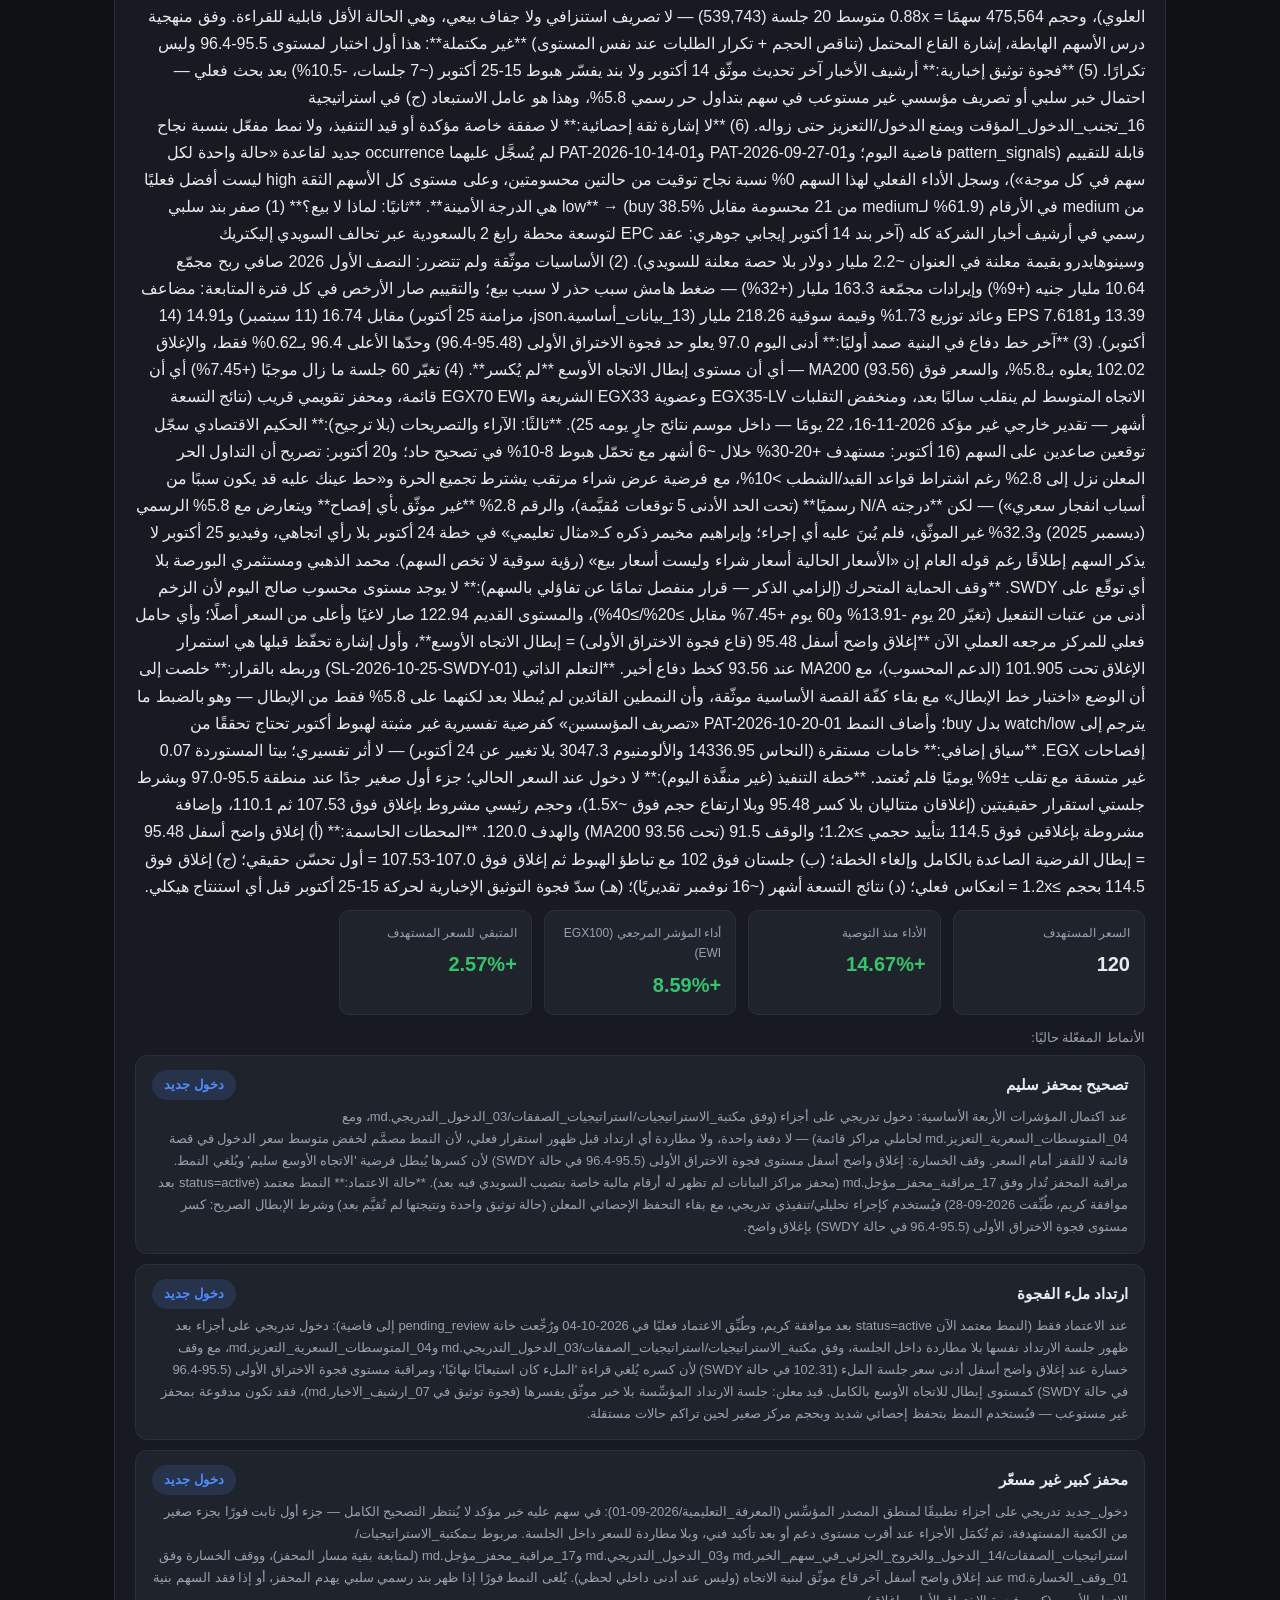
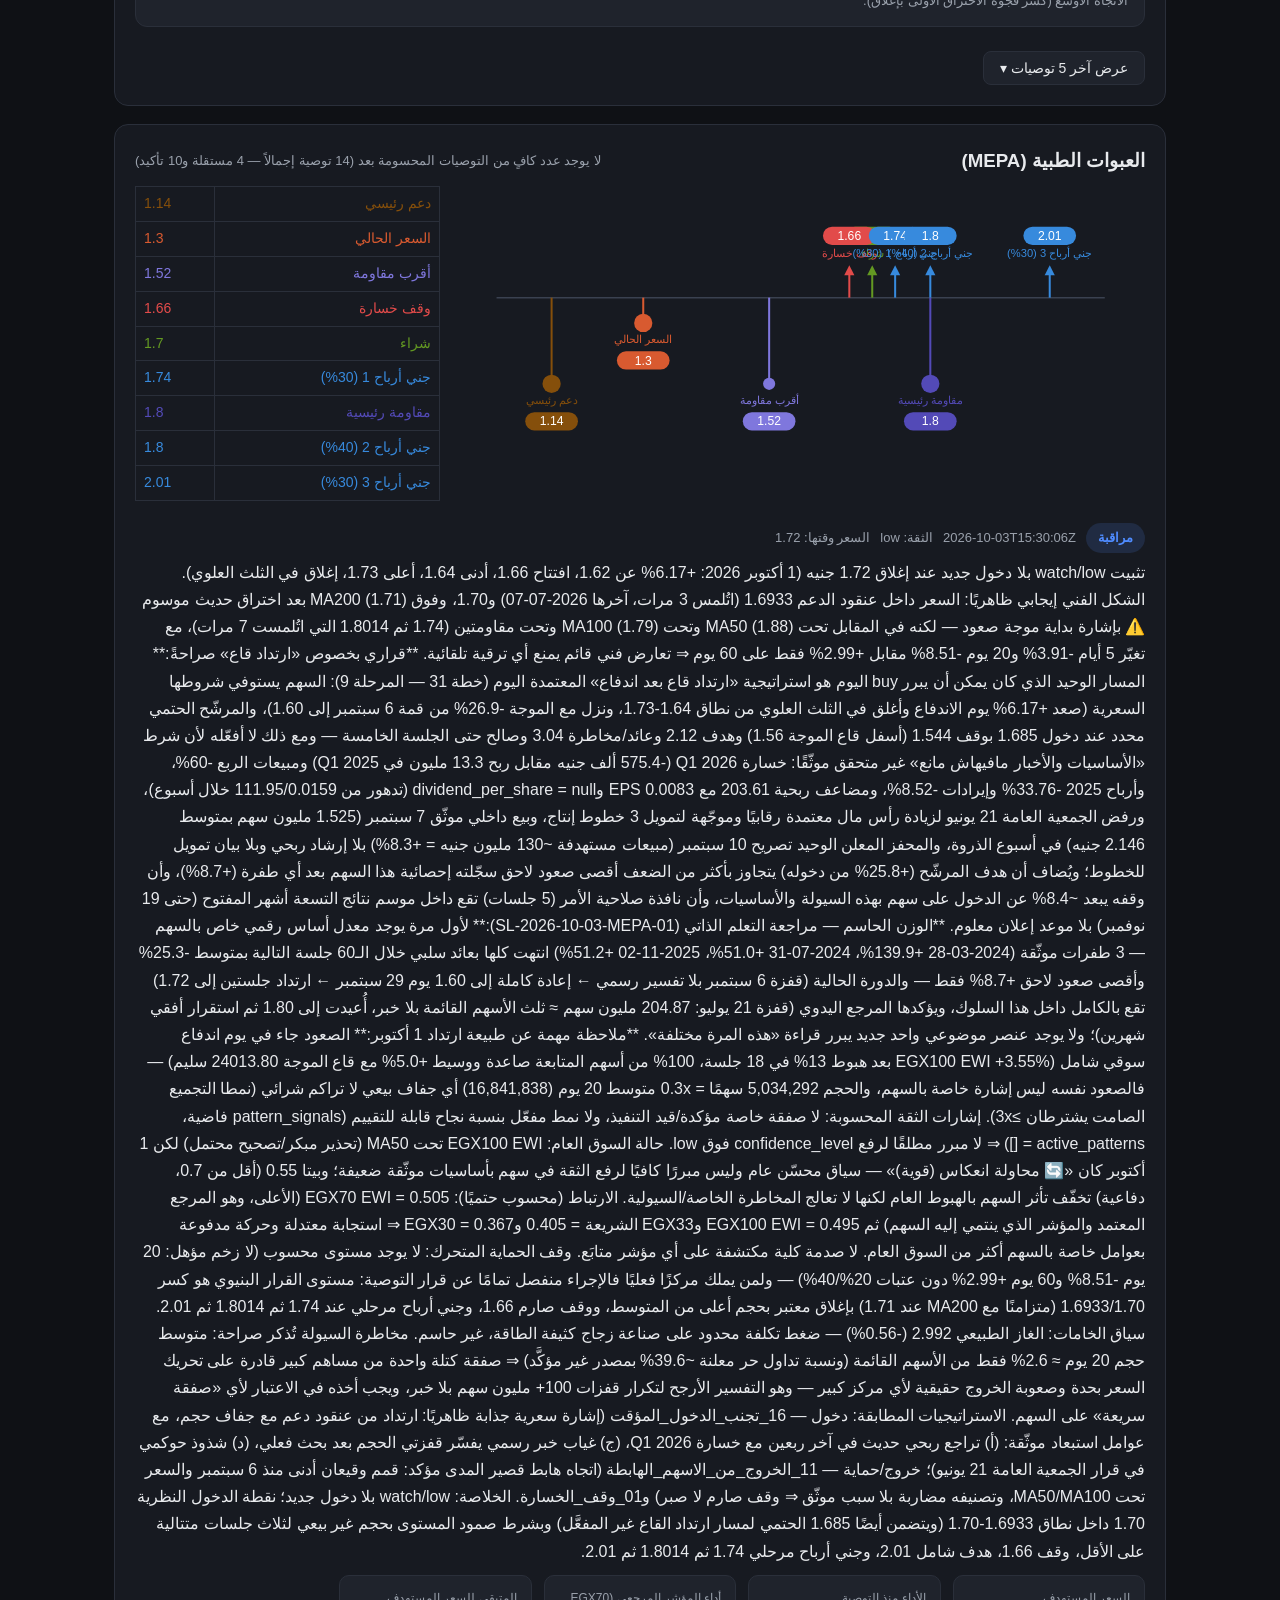
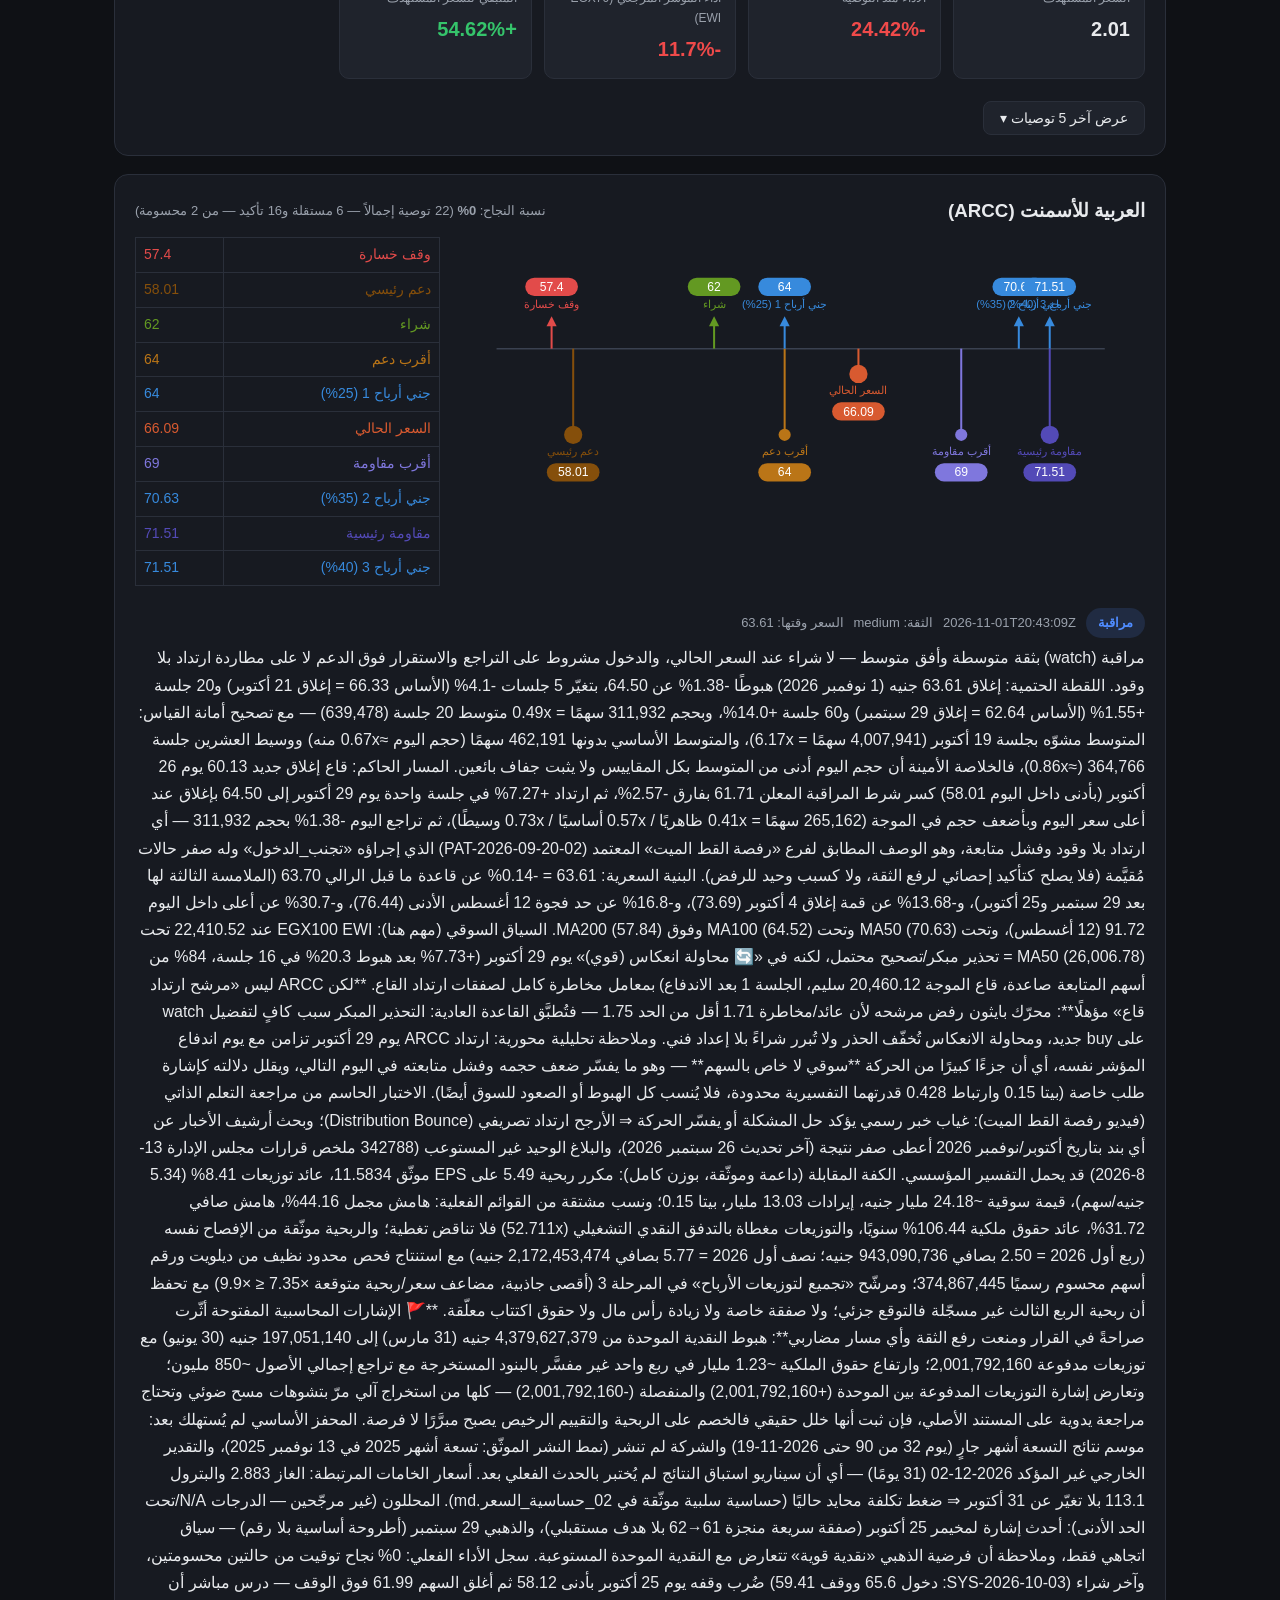
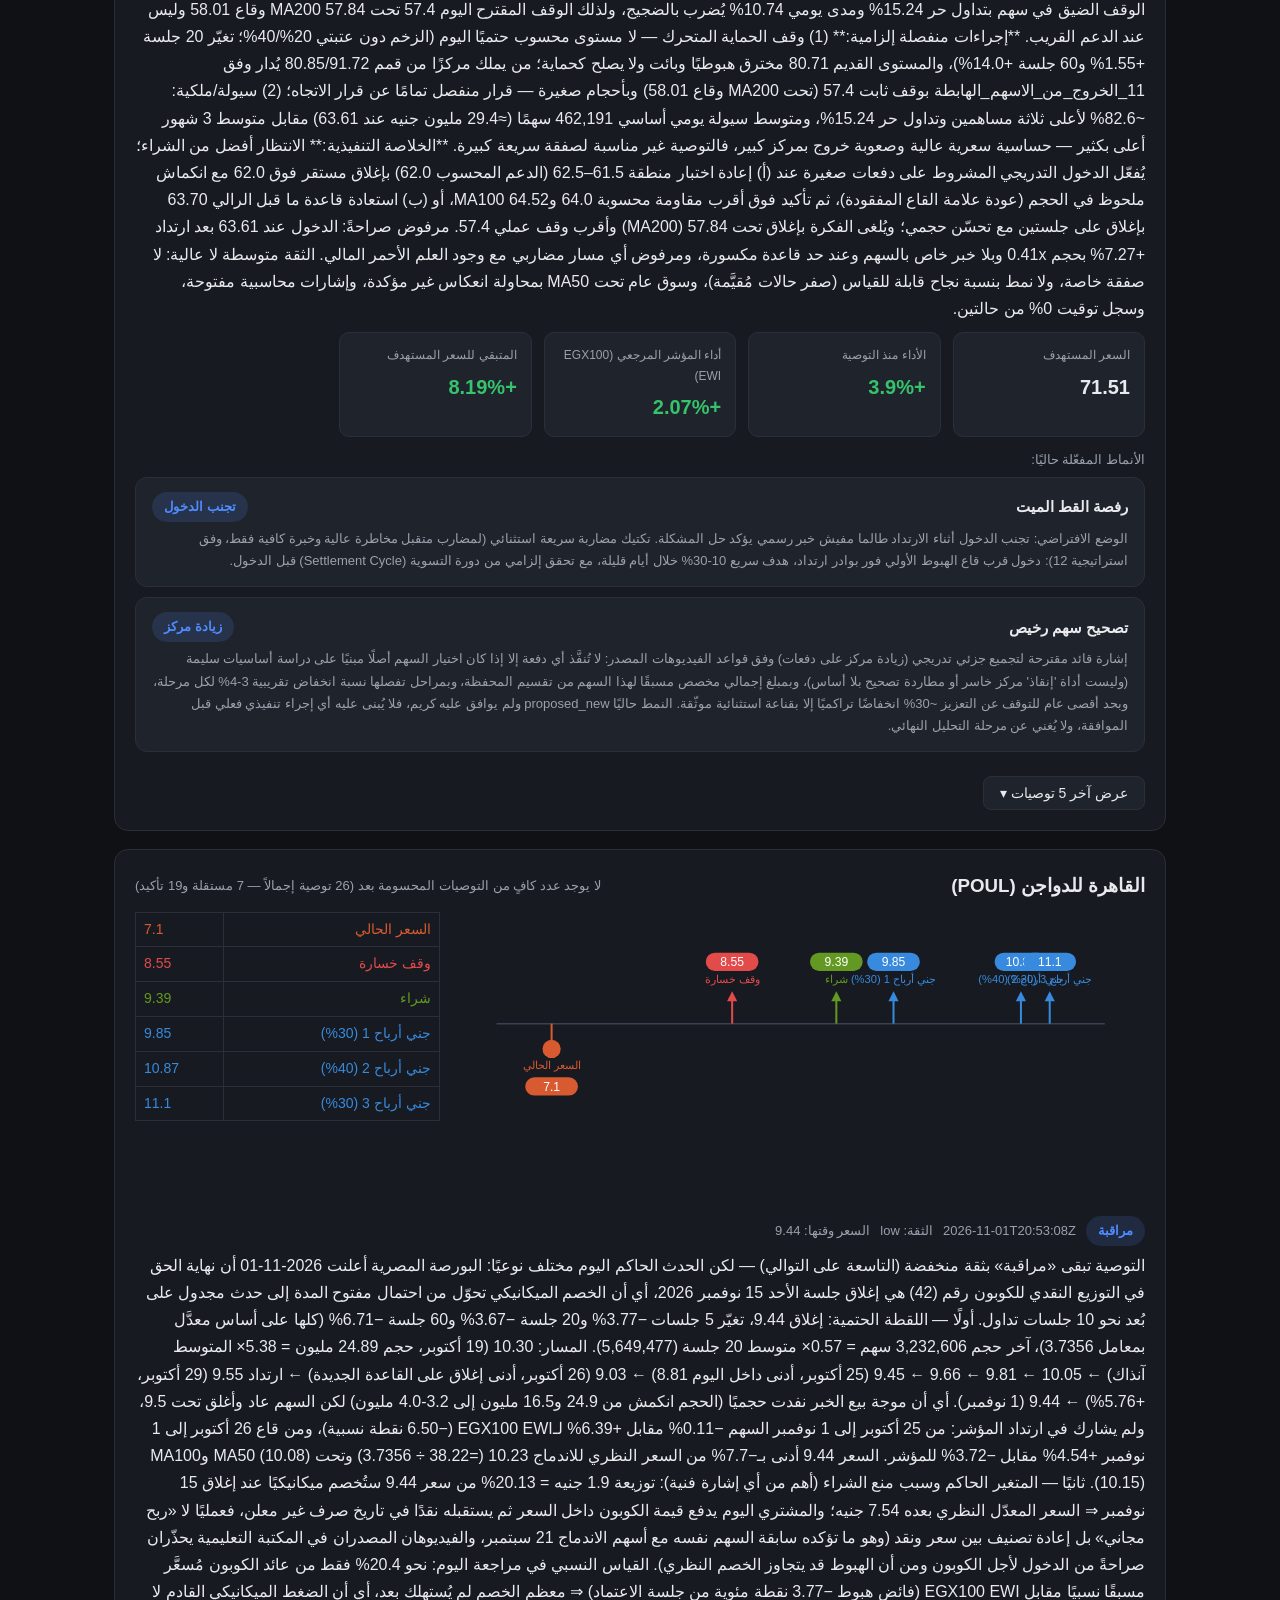
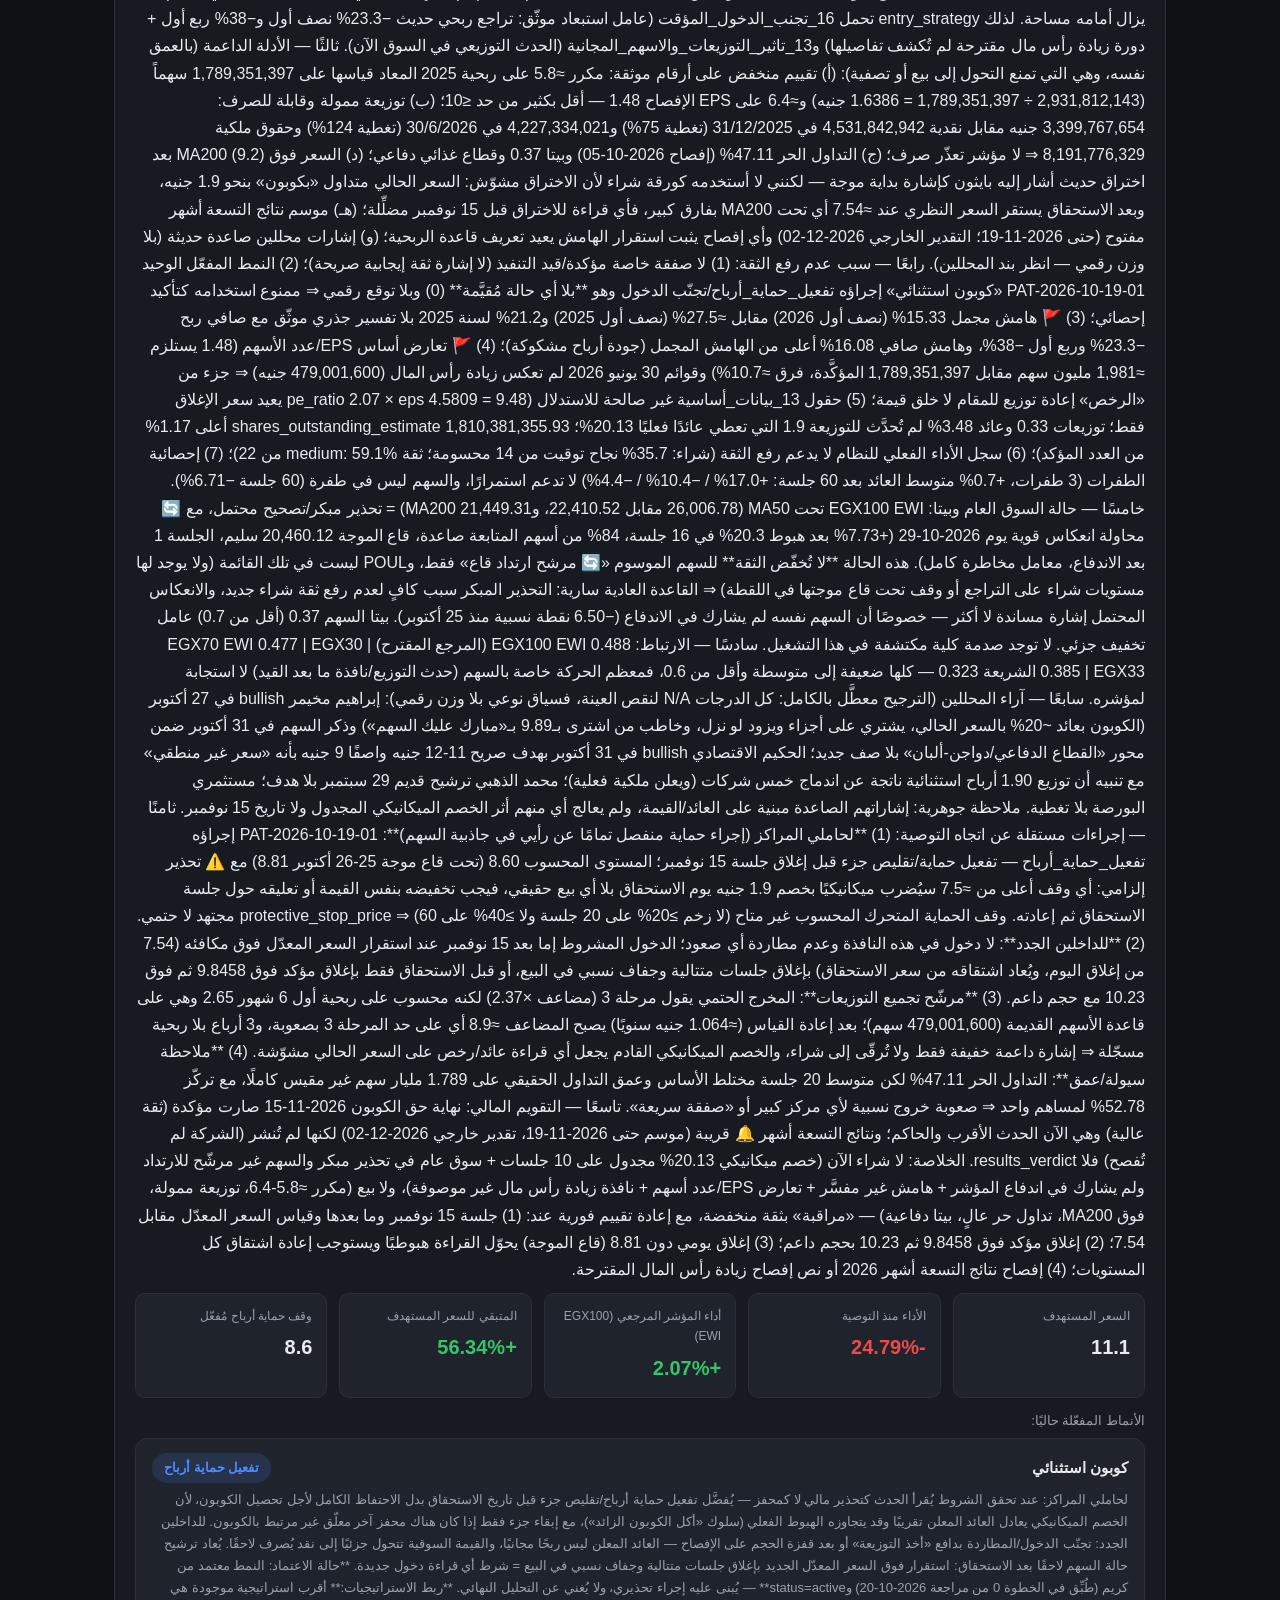
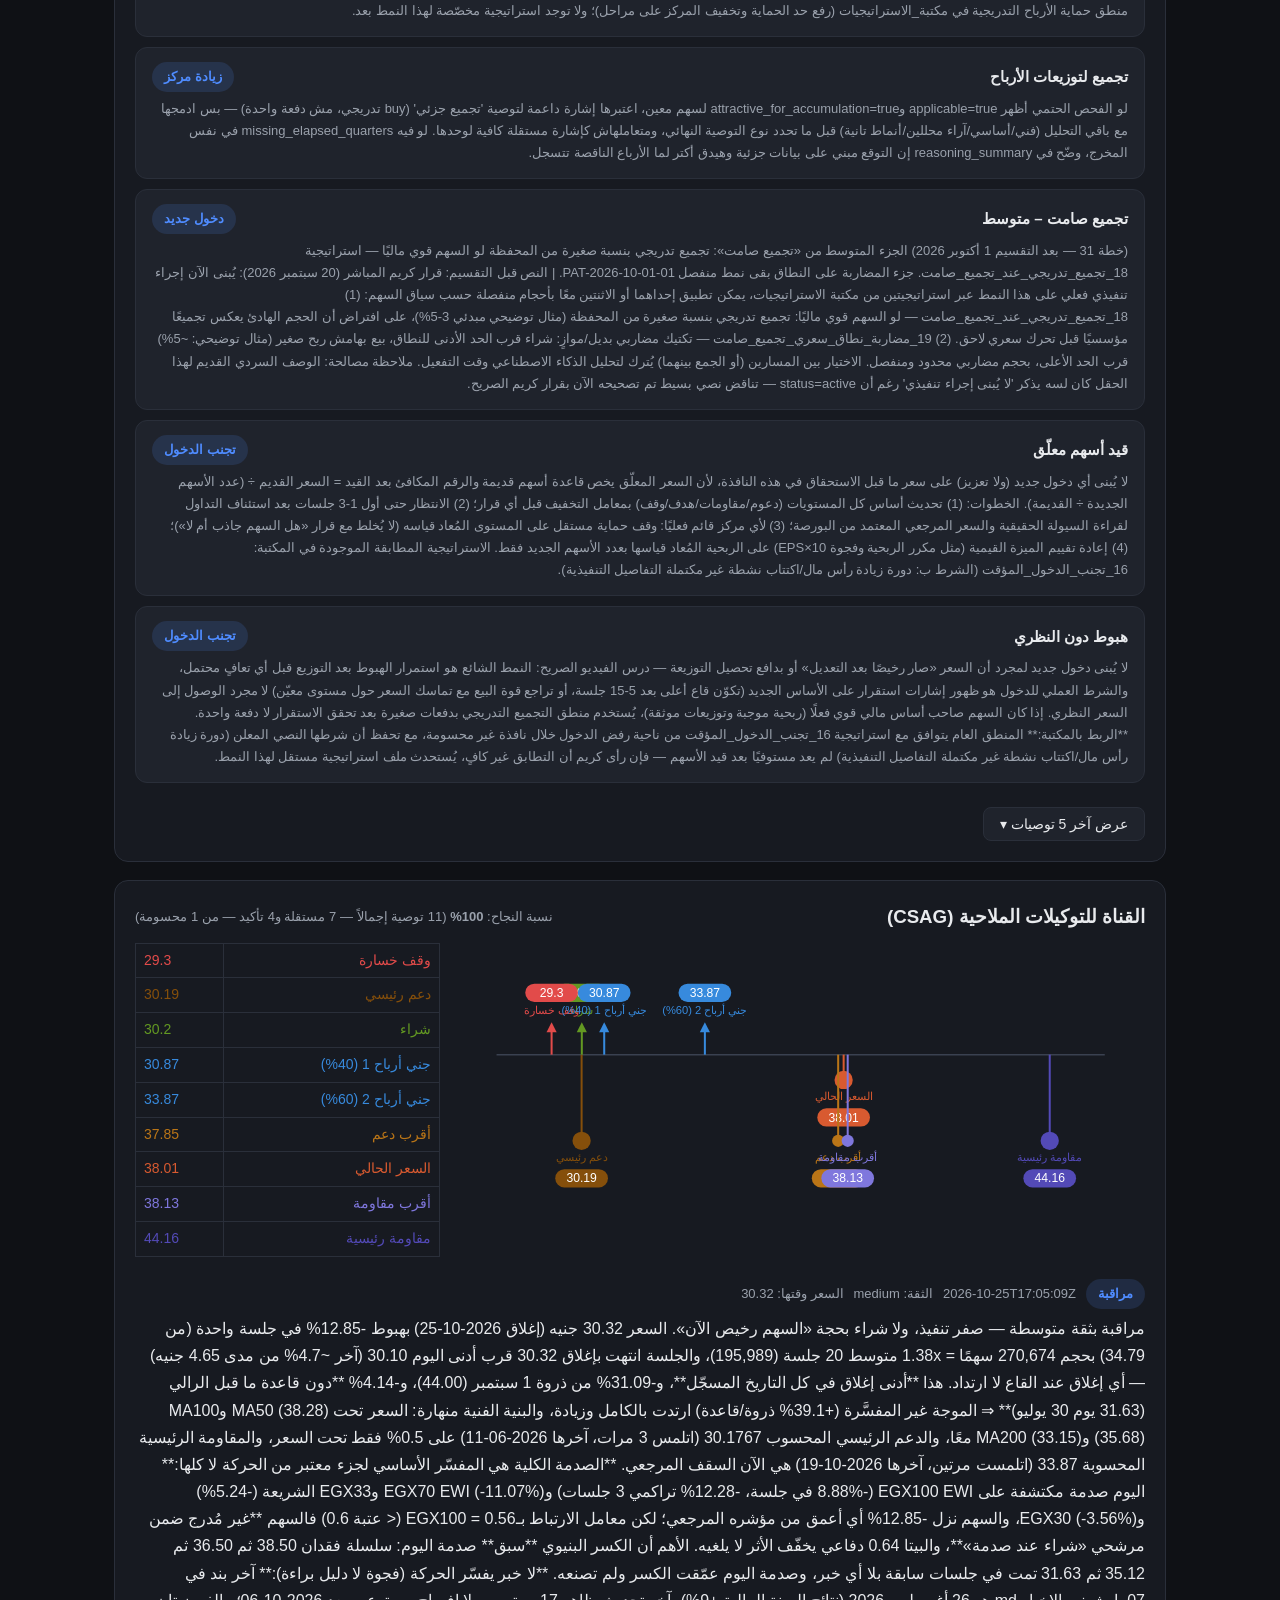
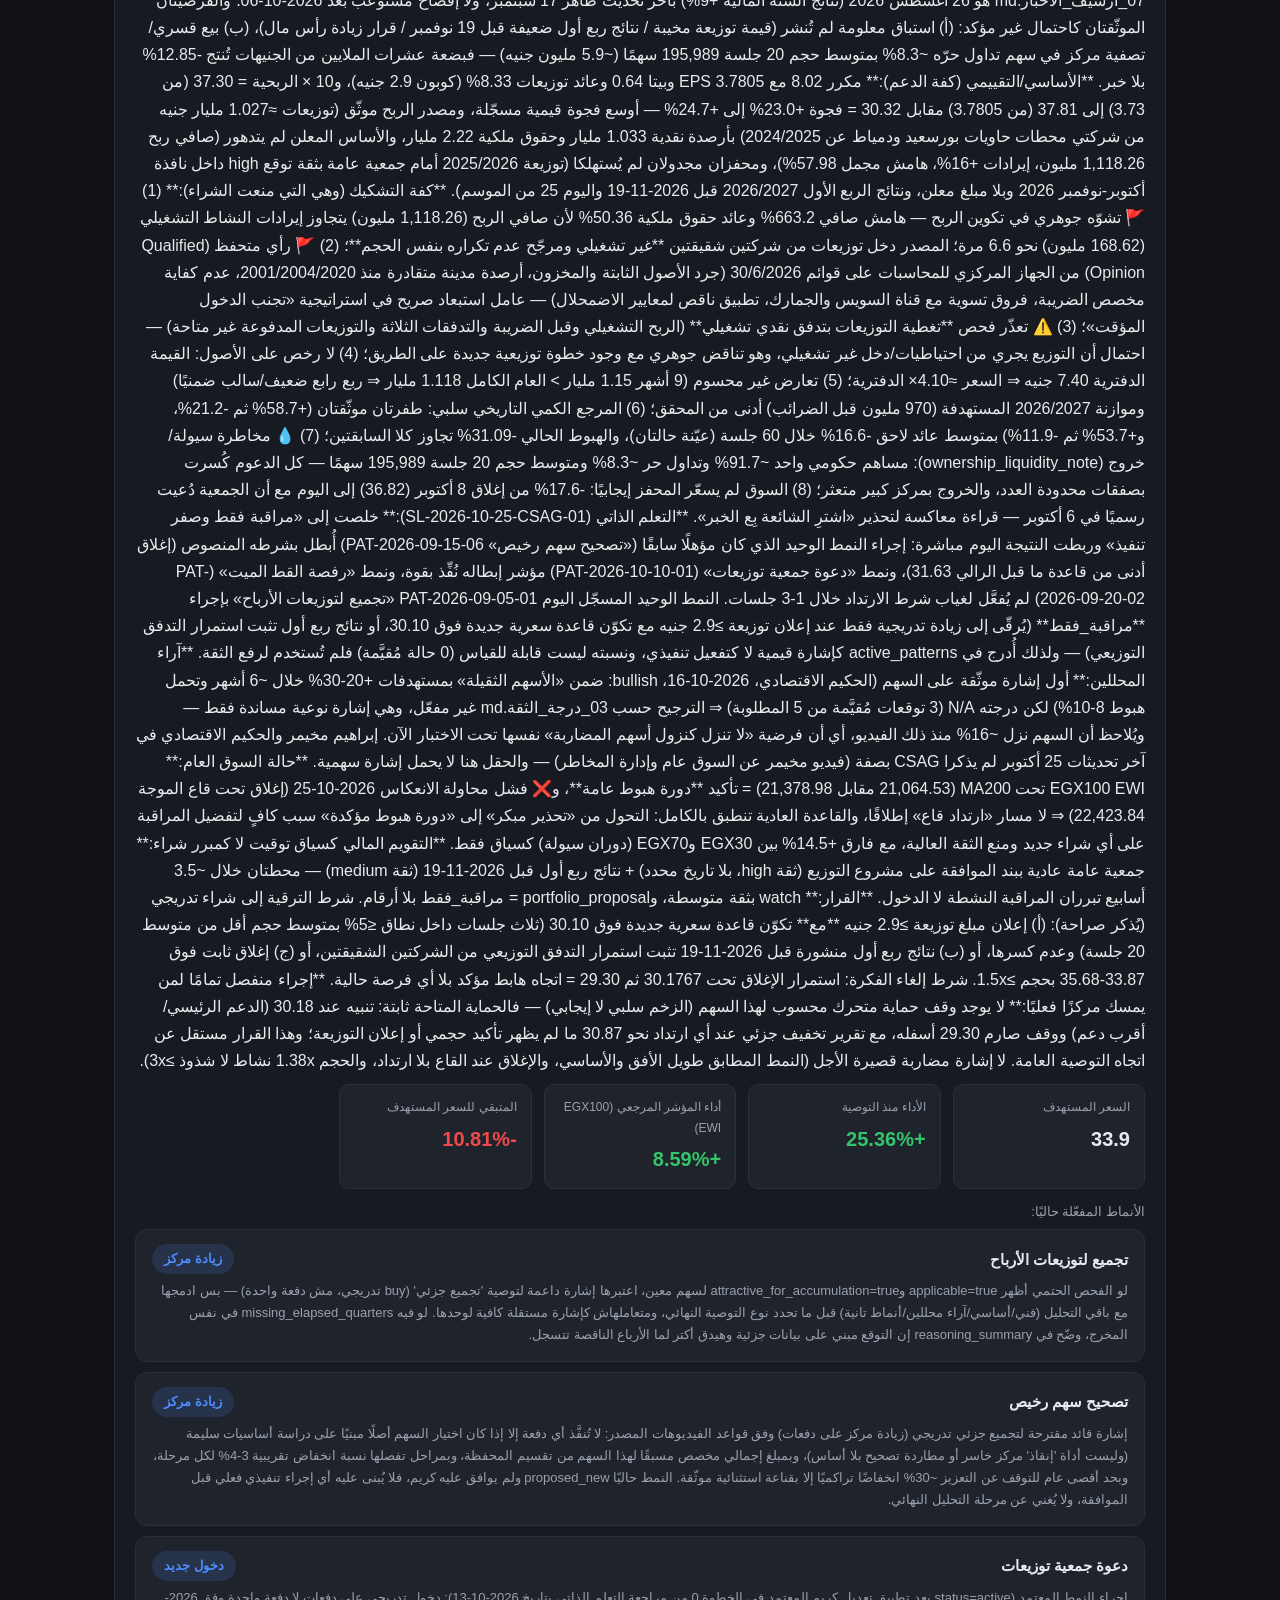
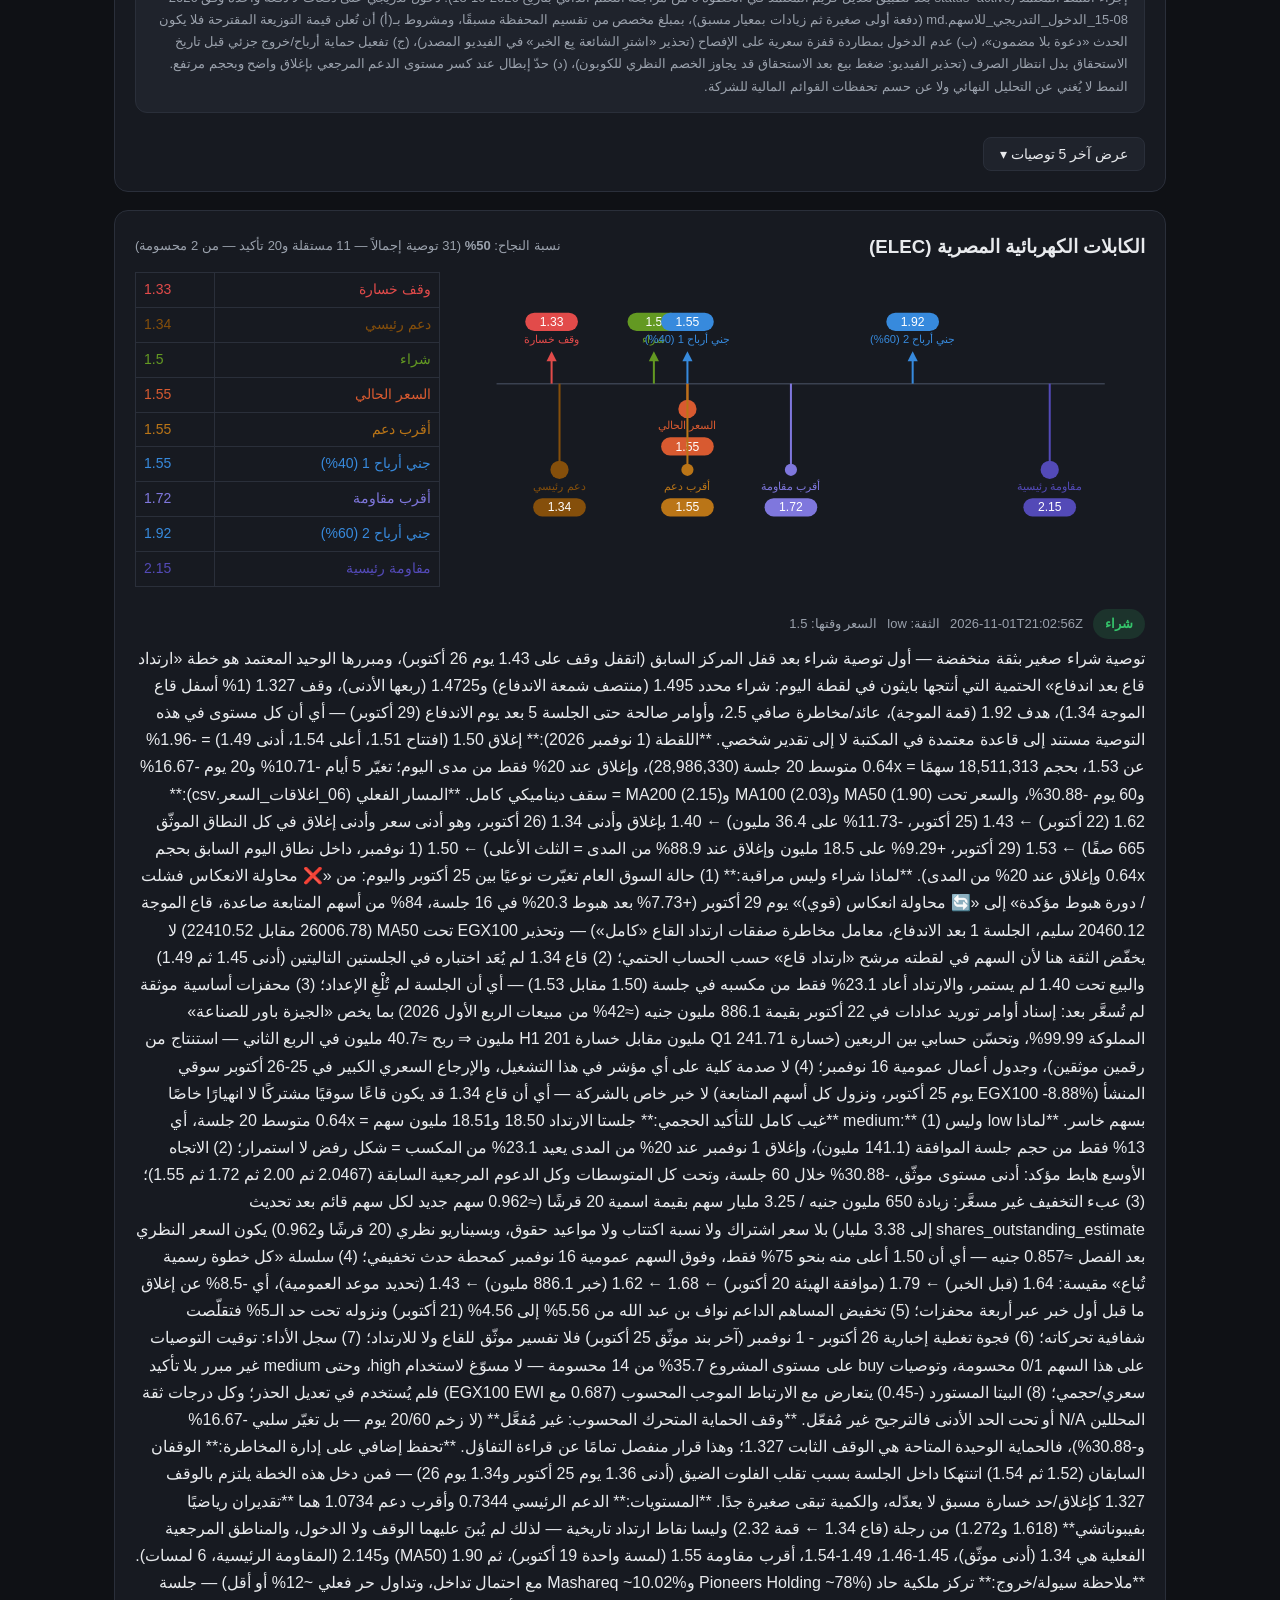
<file: recommendations.html>
<!doctype html>
<html lang="ar" dir="rtl">
<head>
  <meta charset="utf-8" />
  <meta name="viewport" content="width=device-width, initial-scale=1" />
  <meta name="robots" content="noindex, nofollow" />
  <title>التوصيات — لوحة متابعة البورصة</title>
  <link rel="stylesheet" href="style.css?v=20261123204519" />
</head>
<body>
  <div class="view-only-banner">👁️ <strong>نسخة عرض فقط</strong> — تحديث دوري تلقائي · آخر تحديث: <span id="generated-at-label">...</span></div>
  <header class="topbar">
    <h1>لوحة متابعة البورصة</h1>
    <nav class="topnav">
      <a href="index.html">الرئيسية</a>
      <a href="recommendations.html" class="active">التوصيات</a>
      <a href="patterns.html">أرشيف الأنماط</a>
      <a href="portfolio.html">المحفظة الافتراضية</a>
    </nav>
  </header>
  <main>
    <p class="muted">أحدث توصية للنظام لكل سهم، ولصفقة الذهب المستمرة، ولكل مؤشر — مع الشارت الفني وبطاقة الأداء والأنماط المفعّلة.</p>
    <div id="recs-container"></div>
  </main>
  <script src="app.js?v=20261123204519"></script>
</body>
</html>
</file>
<file: style.css>
:root {
  --bg: #0f1115; --surface: #171a21; --surface-2: #1f232c; --border: #2a2f3a; --border-strong: #3a4150;
  --text: #e8eaed; --text-dim: #9aa1ac; --accent: #4f8cff; --green: #35c46b; --red: #f04a4a;
  --amber: #e0a626; --blue: #4f8cff;
}
* { box-sizing: border-box; }
body { margin: 0; background: var(--bg); color: var(--text); font-family: "Segoe UI", Tahoma, Arial, sans-serif; line-height: 1.7; }
main { max-width: 1100px; margin: 0 auto; padding: 24px; }
a { color: var(--accent); }
.card { background: var(--surface); border: 1px solid var(--border); border-radius: 14px; padding: 20px; margin-bottom: 18px; }
.grid { display: grid; grid-template-columns: repeat(auto-fill, minmax(280px, 1fr)); gap: 16px; }
.stock-card { background: var(--surface); border: 1px solid var(--border); border-radius: 14px; padding: 18px; display: flex; flex-direction: column; gap: 10px; }
.stock-card .head { display: flex; justify-content: space-between; align-items: baseline; }
.stock-card .ticker { color: var(--text-dim); font-size: 13px; }
.stock-card .price { font-size: 26px; font-weight: 700; }
.stock-card .news-title { font-size: 13px; color: var(--text-dim); }
.price, .value, .stat-box .value, td, th { font-variant-numeric: tabular-nums; }
.badge { display: inline-block; padding: 4px 12px; border-radius: 999px; font-size: 13px; font-weight: 600; }
.badge-buy { background: rgba(53, 196, 107, 0.15); color: var(--green); }
.badge-hold { background: rgba(224, 166, 38, 0.15); color: var(--amber); }
.badge-watch { background: rgba(79, 140, 255, 0.15); color: var(--blue); }
.badge-sell { background: rgba(240, 74, 74, 0.15); color: var(--red); }
.badge-none { background: var(--surface-2); color: var(--text-dim); }
.badge-outlier { background: rgba(224, 166, 38, 0.18); color: var(--amber); }
.badge-pattern { background: rgba(79, 140, 255, 0.15); color: var(--blue); }
.badge-role-leading { background: rgba(53, 196, 107, 0.15); color: var(--green); }
.badge-role-lagging { background: var(--surface-2); color: var(--text-dim); }
table { border-collapse: collapse; width: 100%; margin: 10px 0; }
th, td { border: 1px solid var(--border); padding: 8px 10px; text-align: right; font-size: 14px; }
th { background: var(--surface-2); }
.muted { color: var(--text-dim); font-size: 13px; }
.article-body h1, .article-body h2, .article-body h3 { color: var(--text); }
.article-body table { font-size: 13px; }
.empty-state { color: var(--text-dim); padding: 30px; text-align: center; border: 1px dashed var(--border); border-radius: 12px; }
.news-item { border-bottom: 1px solid var(--border); padding: 12px 0; }
.news-item:last-child { border-bottom: none; }
.stat-grid { display: grid; grid-template-columns: repeat(auto-fill, minmax(160px, 1fr)); gap: 12px; margin: 8px 0; }
.stat-box { background: var(--surface-2); border: 1px solid var(--border); border-radius: 10px; padding: 12px 14px; }
.stat-box .label { font-size: 12px; color: var(--text-dim); margin-bottom: 4px; }
.stat-box .value { font-size: 20px; font-weight: 700; }
.stat-box .value.positive { color: var(--green); }
.stat-box .value.negative { color: var(--red); }
.positive { color: var(--green); }
.negative { color: var(--red); }
.pattern-card { background: var(--surface-2); border: 1px solid var(--border); border-radius: 12px; padding: 14px 16px; margin-bottom: 10px; }
.pattern-card .head { display: flex; justify-content: space-between; align-items: center; flex-wrap: wrap; gap: 8px; }
.pattern-card .name { font-weight: 700; font-size: 15px; }
/* شريط تنقّل بسيط — روابط تصفّح عادية بين صفحتين ثابتتين، مفيش أي زرار بيبعت أمر للسيرفر */
.topbar {
  display: flex; align-items: center; justify-content: space-between; flex-wrap: wrap; gap: 10px;
  padding: 14px 24px; background: var(--surface); border-bottom: 1px solid var(--border);
}
.topbar h1 { font-size: 17px; margin: 0; }
.topnav { display: flex; gap: 4px; }
.topnav a { padding: 8px 14px; border-radius: 8px; color: var(--text-dim); font-size: 14px; }
.topnav a.active, .topnav a:hover { background: var(--surface-2); color: var(--text); text-decoration: none; }
.view-only-banner {
  background: rgba(79, 140, 255, 0.12); border-bottom: 1px solid rgba(79, 140, 255, 0.35);
  padding: 8px 24px; font-size: 12px; color: var(--text-dim); text-align: center;
}
.view-only-banner strong { color: var(--text); }

/* زرار عرض/إخفاء آخر التوصيات — تفاعل عرض محلي بس (إظهار/إخفاء)، بدون أي اتصال بسيرفر */
.btn-toggle-history {
  display: inline-flex; align-items: center; gap: 6px;
  padding: 8px 16px; border-radius: 8px; border: 1px solid var(--border);
  background: var(--surface-2); color: var(--text); font-size: 14px; cursor: pointer;
}
.btn-toggle-history:hover { background: #262b36; }

/* 6 أكتوبر 2026: تفاصيل التوصية المطوية في التقرير اليومي */
.article-body details { margin: 10px 0 22px; border: 1px solid var(--border, #d9dde3); border-radius: 8px; background: rgba(127,127,127,.05); }
.article-body details > summary { cursor: pointer; padding: 9px 14px; font-weight: 600; color: var(--accent, #2563eb); list-style-position: inside; }
.article-body details[open] > summary { border-bottom: 1px solid var(--border, #d9dde3); }
.article-body details > *:not(summary) { padding-inline: 14px; }
.article-body details p, .article-body details li { font-size: 13.5px; line-height: 1.9; }
</file>
<file: portfolio_view.css>
/* واجهة المحفظة الافتراضية (1 أكتوبر 2026) — نفس الملف في الصفحة المحلية وموقع جت هب */
.pv-root {
  --pv-surface: var(--surface, #171a21); --pv-surface-2: var(--surface-2, #1f232c); --pv-border: var(--border, #2a2f3a);
  --pv-text: var(--text, #e8eaed); --pv-dim: var(--text-dim, #9aa1ac); --pv-bg: var(--bg, #0f1115);
  --pv-green: #35c46b; --pv-red: #f04a4a; --pv-blue: #4f8cff;
  --t-spec: #f08c2e; --t-mid: #4f8cff; --t-long: #a77bf3; --t-none: #8a93a3; --pv-cash: #5b6474;
}
.pv-root .num { font-variant-numeric: tabular-nums; }
.pv-root .pos { color: var(--pv-green); } .pv-root .neg { color: var(--pv-red); }
.pv-root .muted { color: var(--pv-dim); font-size: 13px; }
.pv-card { background: var(--pv-surface); border: 1px solid var(--pv-border); border-radius: 14px; padding: 16px; margin-bottom: 14px; }
.pv-card h2 { margin: 0 0 10px; font-size: 17px; display: flex; align-items: baseline; gap: 8px; flex-wrap: wrap; }
.pv-card h2 .count { font-size: 12px; color: var(--pv-dim); font-weight: 400; }
.pv-empty { color: var(--pv-dim); padding: 22px; text-align: center; border: 1px dashed var(--pv-border); border-radius: 12px; font-size: 14px; }

.pv-hero { display: grid; grid-template-columns: 1.1fr 1fr; gap: 18px; align-items: center; }
.pv-big { font-size: 34px; font-weight: 800; line-height: 1.2; }
.pv-big small { font-size: 16px; color: var(--pv-dim); font-weight: 400; }
.pv-delta { font-size: 16px; font-weight: 700; }
.pv-kpis { display: grid; grid-template-columns: repeat(3, 1fr); gap: 8px; margin-top: 12px; }
.pv-kpi { background: var(--pv-surface-2); border-radius: 10px; padding: 8px 10px; }
.pv-kpi .l { font-size: 11px; color: var(--pv-dim); } .pv-kpi .v { font-size: 16px; font-weight: 700; }
.pv-alloc { display: flex; height: 14px; border-radius: 7px; overflow: hidden; margin: 8px 0 6px; background: var(--pv-surface-2); }
.pv-alloc span { display: block; height: 100%; }
.pv-legend { display: flex; flex-wrap: wrap; gap: 10px; font-size: 12px; color: var(--pv-dim); }
.pv-dot { display: inline-block; width: 9px; height: 9px; border-radius: 50%; margin-inline-end: 4px; }
.pv-meter { height: 8px; background: var(--pv-surface-2); border-radius: 4px; overflow: hidden; margin-top: 4px; }
.pv-meter > span { display: block; height: 100%; }

.pv-chip { display: inline-block; padding: 1px 10px; border-radius: 999px; font-size: 12px; font-weight: 700; white-space: nowrap; vertical-align: middle; }
.pv-c-مضاربة { background: rgba(240,140,46,.16); color: var(--t-spec); }
.pv-c-متوسط { background: rgba(79,140,255,.16); color: var(--t-mid); }
.pv-c-طويل { background: rgba(167,123,243,.16); color: var(--t-long); }
.pv-c-none { background: var(--pv-surface-2); color: var(--t-none); }
.pv-c-buy { background: rgba(53,196,107,.15); color: var(--pv-green); }
.pv-c-sell { background: rgba(79,140,255,.15); color: var(--pv-blue); }
.pv-c-stop { background: rgba(240,74,74,.15); color: var(--pv-red); }
.pv-c-cancel { background: var(--pv-surface-2); color: var(--pv-dim); }

.pv-summary { background: var(--pv-surface-2); border-radius: 10px; padding: 10px 12px; font-size: 14px; margin-bottom: 10px; }
.pv-steps { display: flex; flex-direction: column; gap: 8px; }
.pv-step { display: grid; grid-template-columns: 30px 1fr auto; gap: 10px; align-items: center; background: var(--pv-surface-2);
           border-radius: 10px; padding: 10px 12px; border-inline-start: 4px solid var(--pv-dim); }
.pv-step.buy { border-color: var(--pv-green); } .pv-step.sell { border-color: var(--pv-blue); } .pv-step.stop { border-color: var(--pv-red); }
.pv-step.cancel { opacity: .85; }
.pv-step .n { width: 26px; height: 26px; border-radius: 50%; background: var(--pv-bg); display: grid; place-items: center; font-size: 13px; color: var(--pv-dim); }
.pv-step .main { font-size: 15px; } .pv-step .main b { font-size: 16px; }
.pv-step .sub { font-size: 12px; color: var(--pv-dim); }
.pv-step .px { text-align: left; font-size: 16px; font-weight: 700; }
.pv-step.cancel .main b, .pv-step.cancel .px { text-decoration: line-through; text-decoration-color: var(--pv-dim); }

.pv-trades { display: grid; grid-template-columns: repeat(auto-fill, minmax(330px, 1fr)); gap: 12px; }
.pv-trade { background: var(--pv-surface-2); border-radius: 12px; padding: 12px 14px; border-top: 3px solid var(--t-none); }
.pv-trade.t-مضاربة { border-top-color: var(--t-spec); } .pv-trade.t-متوسط { border-top-color: var(--t-mid); } .pv-trade.t-طويل { border-top-color: var(--t-long); }
.pv-trade .head { display: flex; justify-content: space-between; align-items: flex-start; gap: 8px; }
.pv-trade .name { font-weight: 700; font-size: 16px; } .pv-trade .tk { color: var(--pv-dim); font-size: 12px; font-weight: 400; }
.pv-trade .pnl { text-align: left; font-weight: 800; font-size: 18px; white-space: nowrap; }
.pv-trade .pnl .muted { font-weight: 400; font-size: 12px; display: block; }
.pv-ladder { position: relative; height: 62px; margin: 18px 6px 4px; }
.pv-ladder .track { position: absolute; top: 22px; left: 0; right: 0; height: 6px; border-radius: 3px;
  background: linear-gradient(to left, rgba(240,74,74,.6), rgba(240,74,74,.15) 35%, rgba(53,196,107,.15) 55%, rgba(53,196,107,.6)); }
.pv-mk { position: absolute; top: 14px; transform: translateX(50%); font-size: 11px; color: var(--pv-dim); white-space: nowrap; }
.pv-mk i { display: block; width: 2px; height: 22px; margin: 0 auto; background: var(--pv-dim); }
.pv-mk.stop i { background: var(--pv-red); } .pv-mk.tp i, .pv-mk.trail i { background: var(--pv-green); } .pv-mk.entry i { background: var(--pv-text); }
.pv-mk .lb { position: absolute; top: 26px; left: 50%; transform: translateX(-50%); }
.pv-mk.row2 .lb { top: 39px; }
.pv-mk.now { top: 0; z-index: 2; }
.pv-mk.now i { width: 13px; height: 13px; border-radius: 50%; background: var(--pv-text); border: 2px solid var(--pv-bg); margin-top: 16px; }
.pv-mk.now .lb { top: -2px; color: var(--pv-text); font-weight: 700; }
.pv-facts { display: flex; flex-wrap: wrap; gap: 4px 14px; font-size: 12px; color: var(--pv-dim); margin-top: 6px; }
.pv-facts b { color: var(--pv-text); font-weight: 600; }
.pv-legs { margin-top: 8px; font-size: 12px; }
.pv-leg { display: flex; justify-content: space-between; gap: 8px; padding: 4px 0; border-bottom: 1px dashed var(--pv-border); }
.pv-leg:last-child { border-bottom: none; }

.pv-table { width: 100%; border-collapse: collapse; font-size: 14px; margin: 0; }
.pv-table th, .pv-table td { padding: 8px; text-align: right; border: none; border-bottom: 1px solid var(--pv-border); background: none; }
.pv-table th { color: var(--pv-dim); font-weight: 600; font-size: 12px; }
.pv-table .r { font-weight: 700; }

@media (max-width: 720px) {
  .pv-hero { grid-template-columns: 1fr; }
  .pv-big { font-size: 28px; }
  .pv-kpis { grid-template-columns: repeat(2, 1fr); }
  .pv-trades { grid-template-columns: 1fr; }
  .pv-table thead { display: none; }
  .pv-table tr { display: grid; grid-template-columns: 1fr 1fr; gap: 2px 10px; padding: 10px 0; border-bottom: 1px solid var(--pv-border); }
  .pv-table td { border: none; padding: 2px 0; }
  .pv-table td[data-l]:not([data-l=""])::before { content: attr(data-l) " "; color: var(--pv-dim); font-size: 11px; }
}

.pv-reversal { padding: 10px 14px; margin-bottom: 12px; border-radius: 8px; background: rgba(127,127,127,.10); font-size: .92rem; line-height: 1.7; }
</file>
